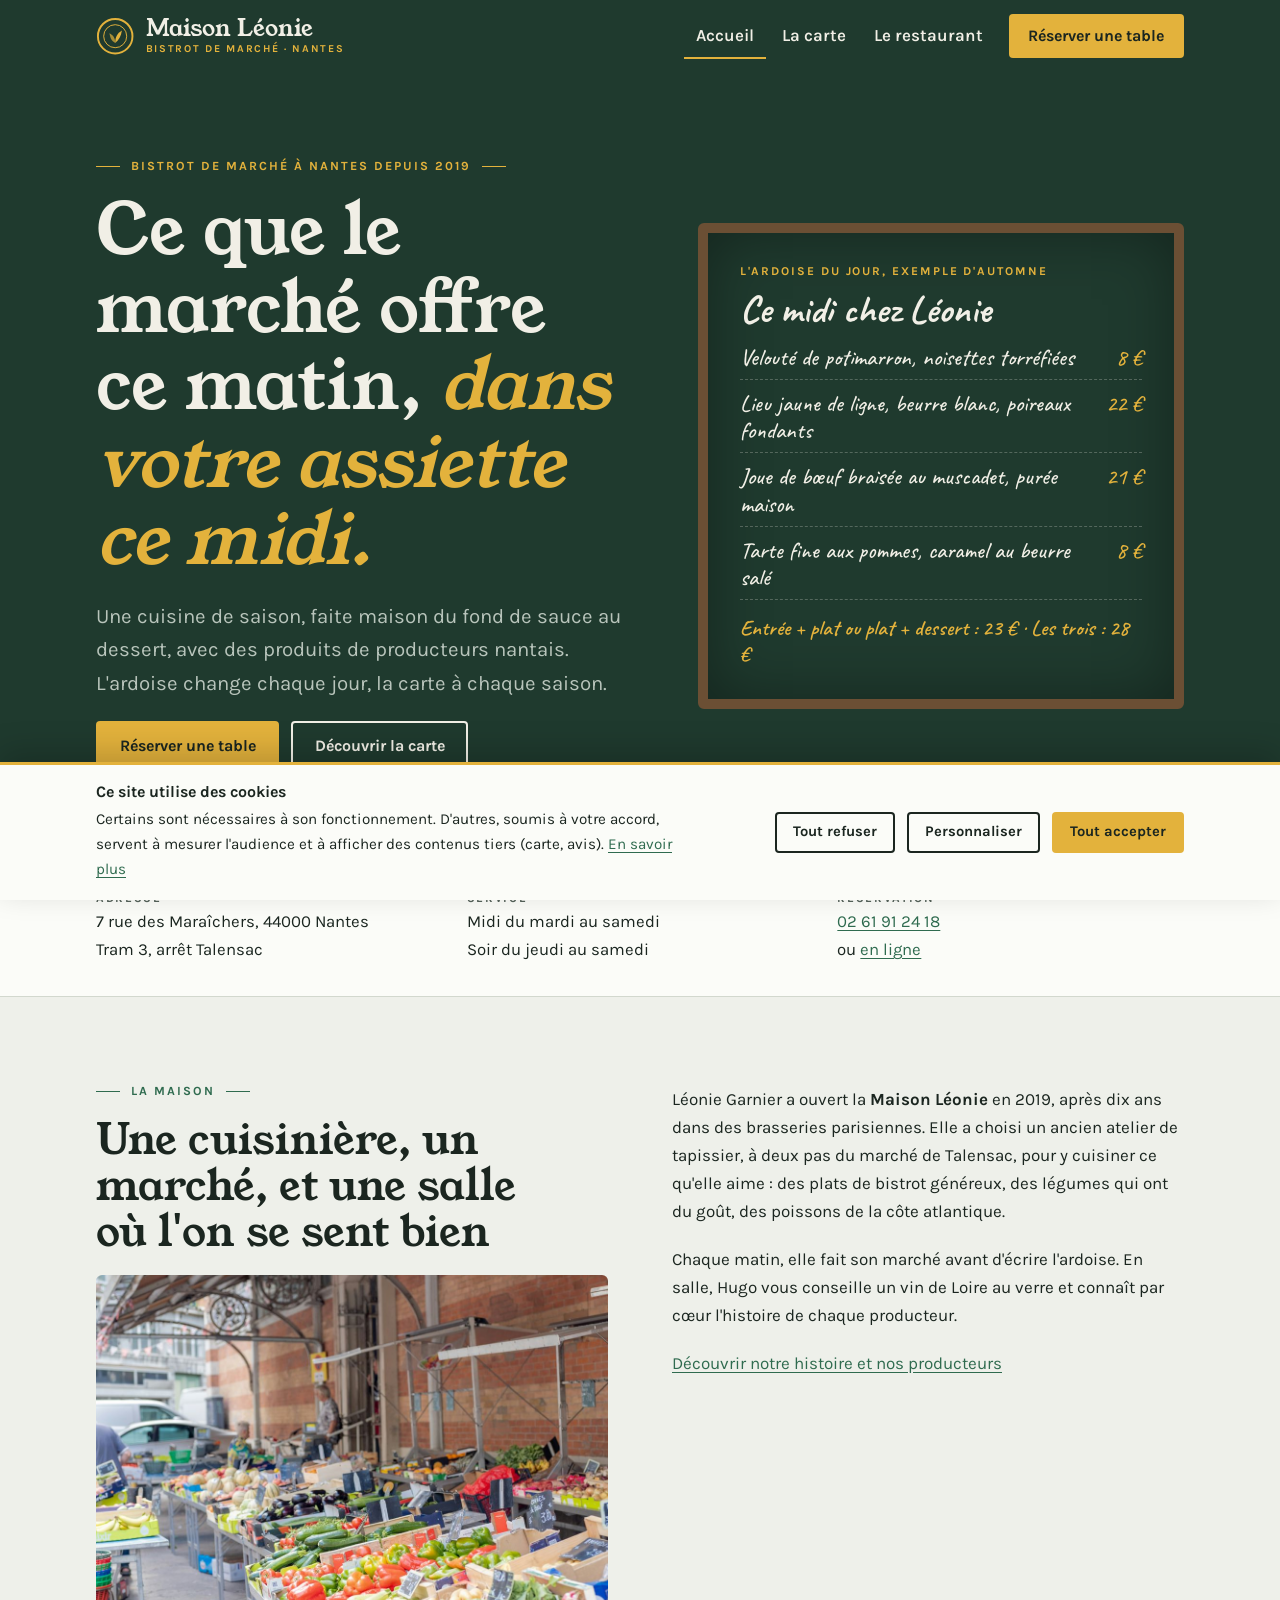
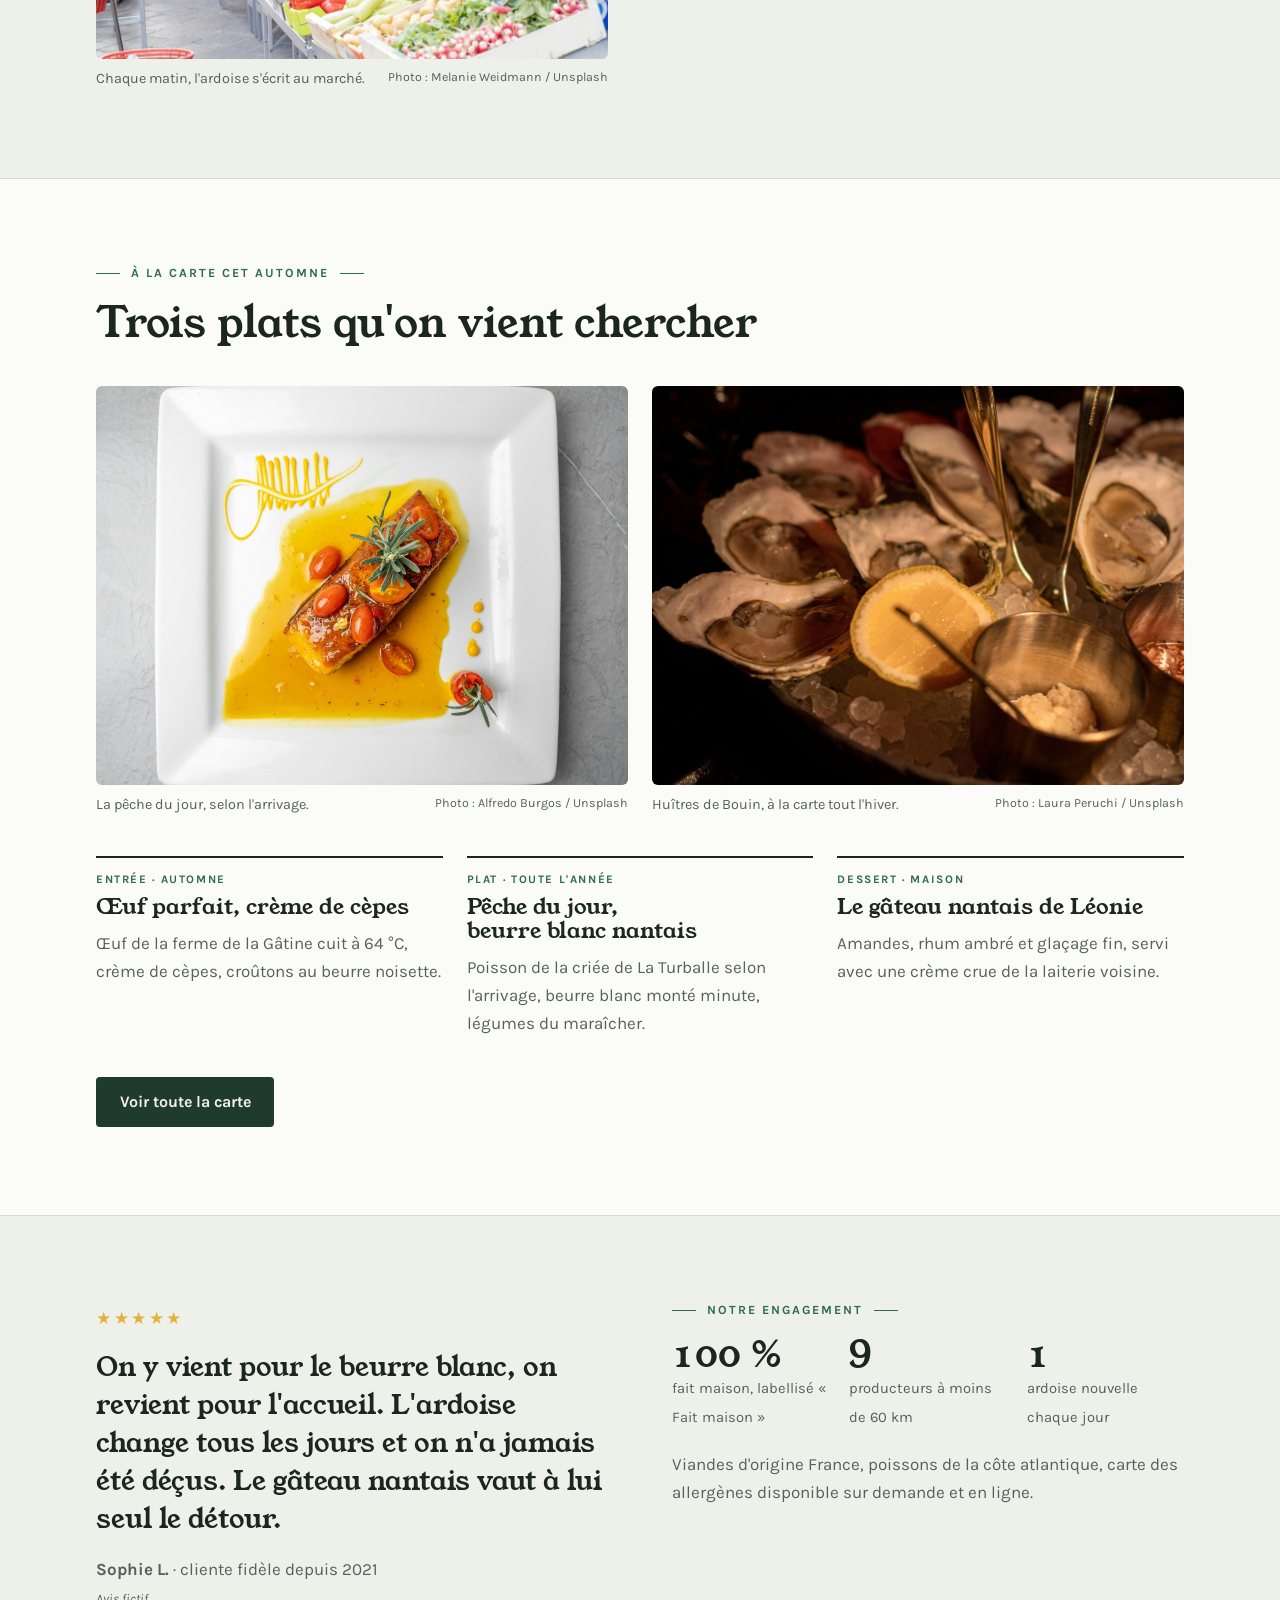
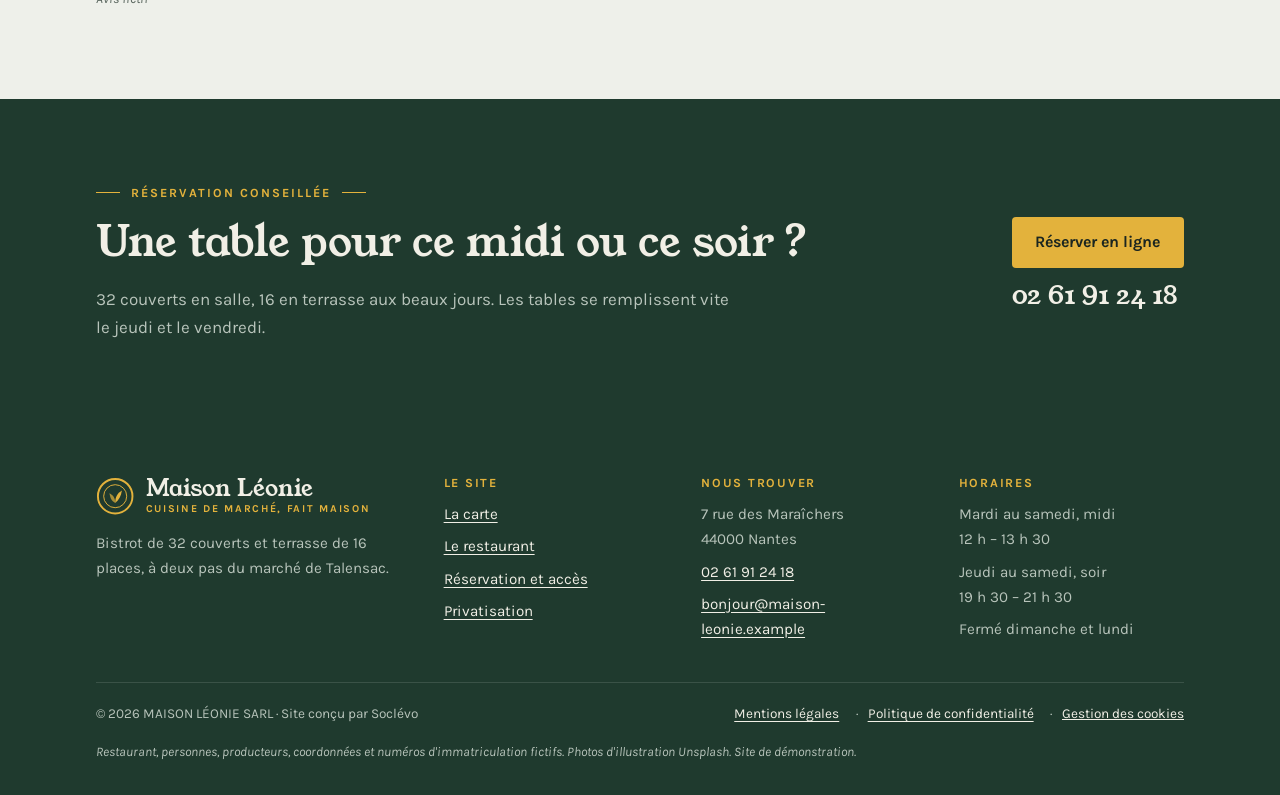
<file: index.html>
<!doctype html><html><head><meta charset=utf8><meta name=viewport content="width=device-width,initial-scale=1,viewport-fit=cover"><style>:root{color-scheme:light;box-sizing:border-box;padding-top:env(safe-area-inset-top,0px);padding-bottom:env(safe-area-inset-bottom,0px)}html{scroll-padding-top:env(safe-area-inset-top,0px)}body{margin:0;padding:0;font:14px -apple-system,BlinkMacSystemFont,sans-serif;background:#fff;color:#000}img{max-width:100%}[hidden]:not([hidden=until-found i]){display:none!important}</style></head><body>
<!doctype html>
<html lang="fr">
<head>
<meta charset="utf-8">
<meta name="viewport" content="width=device-width, initial-scale=1, viewport-fit=cover">
<title>Maison Léonie | Bistrot de marché à Nantes</title>
<meta name="claude:viewport-fit-sides" content="cover">
<meta name="description" content="Bistrot de marché à Nantes, près de Talensac. Cuisine de saison faite maison, ardoise du jour, vins de Loire. Réservation en ligne.">
<link rel="canonical" href="https://www.maison-leonie.example/">
<link rel="preconnect" href="https://fonts.googleapis.com"><link rel="preconnect" href="https://fonts.gstatic.com" crossorigin><link rel="stylesheet" href="https://fonts.googleapis.com/css2?family=Young+Serif&family=Karla:ital,wght@0,400;0,500;0,600;0,700;1,400&family=Caveat:wght@500;600;700&display=swap">
<link rel="stylesheet" href="style.css">
</head>
<body>
<header class="site-header">
  <div class="wrap">
    <a class="brand" href="index.html"><svg class="brand-mark" viewBox="0 0 40 40" aria-hidden="true"><circle cx="20" cy="20" r="18" fill="none" stroke="var(--butter)" stroke-width="2"/><circle cx="20" cy="20" r="12" fill="none" stroke="var(--butter)" stroke-width="1"/><path d="M20 27c0-6 2-10 7-13-1 6-3 10-7 13z" fill="var(--butter)"/><path d="M20 27c0-5-2-8-6-10 1 5 2 8 6 10z" fill="var(--butter)" opacity=".7"/></svg><span class="brand-name">Maison Léonie<small>Bistrot de marché · Nantes</small></span></a>
    <div class="nav-desktop"><nav class="nav" aria-label="Navigation principale"><ul><li><a href="index.html" aria-current="page">Accueil</a></li><li><a href="la-carte.html">La carte</a></li><li><a href="le-restaurant.html">Le restaurant</a></li><li><a class="btn btn--butter" href="reservation.html">Réserver une table</a></li></ul></nav></div>
    <details class="menu-toggle"><summary>Menu</summary><nav class="nav" aria-label="Navigation principale"><ul><li><a href="index.html" aria-current="page">Accueil</a></li><li><a href="la-carte.html">La carte</a></li><li><a href="le-restaurant.html">Le restaurant</a></li><li><a class="btn btn--butter" href="reservation.html">Réserver une table</a></li></ul></nav></details>
  </div>
</header>
<main>
<section class="band band--slate hero">
  <div class="wrap">
    <div class="stack">
      <span class="eyebrow">Bistrot de marché à Nantes depuis 2019</span>
      <h1>Ce que le marché offre ce matin, <em>dans votre assiette ce midi.</em></h1>
      <p class="lead muted">Une cuisine de saison, faite maison du fond de sauce au dessert, avec des produits de producteurs nantais. L'ardoise change chaque jour, la carte à chaque saison.</p>
      <div class="btn-row">
        <a class="btn btn--butter" href="reservation.html">Réserver une table</a>
        <a class="btn btn--ghost" href="la-carte.html">Découvrir la carte</a>
      </div>
    </div>
    <div class="ardoise" aria-label="Ardoise du jour">
  <span class="ardoise-date">L'ardoise du jour, exemple d'automne</span>
  <h2>Ce midi chez Léonie</h2>
  <ul>
    <li><span>Velouté de potimarron, noisettes torréfiées</span><span>8 €</span></li>
    <li><span>Lieu jaune de ligne, beurre blanc, poireaux fondants</span><span>22 €</span></li>
    <li><span>Joue de bœuf braisée au muscadet, purée maison</span><span>21 €</span></li>
    <li><span>Tarte fine aux pommes, caramel au beurre salé</span><span>8 €</span></li>
  </ul>
  <p class="formule">Entrée + plat ou plat + dessert : 23 € · Les trois : 28 €</p>
</div>
  </div>
</section>
<section class="band band--surface" style="padding-block:2rem">
  <div class="wrap infos">
    <div class="info"><b>Adresse</b><span>7 rue des Maraîchers, 44000 Nantes<br>Tram 3, arrêt Talensac</span></div>
    <div class="info"><b>Service</b><span>Midi du mardi au samedi<br>Soir du jeudi au samedi</span></div>
    <div class="info"><b>Réservation</b><span><a href="tel:+33261912418">02 61 91 24 18</a><br>ou <a href="reservation.html">en ligne</a></span></div>
  </div>
</section>
<section class="band">
  <div class="wrap split">
    <div class="stack">
      <span class="eyebrow">La maison</span>
      <h2>Une cuisinière, un marché, et une salle où l'on se sent bien</h2>
      <figure class="photo"><img src="images/marche.jpg" alt="Étal de légumes de saison sous la halle d'un marché" loading="lazy" style="aspect-ratio:4 / 3"><figcaption>Chaque matin, l'ardoise s'écrit au marché.<span>Photo&nbsp;: Melanie Weidmann / Unsplash</span></figcaption></figure>
    </div>
    <div class="stack">
      <p>Léonie Garnier a ouvert la <strong>Maison Léonie</strong> en 2019, après dix ans dans des brasseries parisiennes. Elle a choisi un ancien atelier de tapissier, à deux pas du marché de Talensac, pour y cuisiner ce qu'elle aime&nbsp;: des plats de bistrot généreux, des légumes qui ont du goût, des poissons de la côte atlantique.</p>
      <p>Chaque matin, elle fait son marché avant d'écrire l'ardoise. En salle, Hugo vous conseille un vin de Loire au verre et connaît par cœur l'histoire de chaque producteur.</p>
      <p><a href="le-restaurant.html">Découvrir notre histoire et nos producteurs</a></p>
    </div>
  </div>
</section>
<section class="band band--surface">
  <div class="wrap stack" style="gap:2.5rem">
    <div class="stack">
      <span class="eyebrow">À la carte cet automne</span>
      <h2>Trois plats qu'on vient chercher</h2>
    </div>
    <div class="photo-pair">
      <figure class="photo"><img src="images/poisson.jpg" alt="Pavé de poisson nappé de sauce, tomates cerises et romarin, dans une assiette blanche" loading="lazy" style="aspect-ratio:4 / 3"><figcaption>La pêche du jour, selon l'arrivage.<span>Photo&nbsp;: Alfredo Burgos / Unsplash</span></figcaption></figure>
      <figure class="photo"><img src="images/huitres.jpg" alt="Huîtres ouvertes sur un lit de glace avec un demi-citron" loading="lazy" style="aspect-ratio:4 / 3"><figcaption>Huîtres de Bouin, à la carte tout l'hiver.<span>Photo&nbsp;: Laura Peruchi / Unsplash</span></figcaption></figure>
    </div>
    <div class="grid-3">
      <article class="signature"><span class="season">Entrée · automne</span><h3>Œuf parfait, crème de cèpes</h3><p class="muted">Œuf de la ferme de la Gâtine cuit à 64 °C, crème de cèpes, croûtons au beurre noisette.</p></article>
      <article class="signature"><span class="season">Plat · toute l'année</span><h3>Pêche du jour, beurre blanc nantais</h3><p class="muted">Poisson de la criée de La Turballe selon l'arrivage, beurre blanc monté minute, légumes du maraîcher.</p></article>
      <article class="signature"><span class="season">Dessert · maison</span><h3>Le gâteau nantais de Léonie</h3><p class="muted">Amandes, rhum ambré et glaçage fin, servi avec une crème crue de la laiterie voisine.</p></article>
    </div>
    <p><a class="btn btn--ink" href="la-carte.html">Voir toute la carte</a></p>
  </div>
</section>
<section class="band">
  <div class="wrap split">
    <figure class="quote">
      <span class="stars" aria-label="5 étoiles sur 5">★★★★★</span>
      <blockquote>On y vient pour le beurre blanc, on revient pour l'accueil. L'ardoise change tous les jours et on n'a jamais été déçus. Le gâteau nantais vaut à lui seul le détour.</blockquote>
      <figcaption><strong>Sophie L.</strong> · cliente fidèle depuis 2021<br><span class="note-fictif">Avis fictif</span></figcaption>
    </figure>
    <div class="stack">
      <span class="eyebrow">Notre engagement</span>
      <div class="figures">
        <div class="figure"><b>100 %</b><span>fait maison, labellisé « Fait maison »</span></div>
        <div class="figure"><b>9</b><span>producteurs à moins de 60 km</span></div>
        <div class="figure"><b>1</b><span>ardoise nouvelle chaque jour</span></div>
      </div>
      <p class="muted">Viandes d'origine France, poissons de la côte atlantique, carte des allergènes disponible sur demande et en ligne.</p>
    </div>
  </div>
</section>
<section class="band band--slate">
  <div class="wrap cta">
    <div class="stack">
      <span class="eyebrow">Réservation conseillée</span>
      <h2>Une table pour ce midi ou ce soir&nbsp;?</h2>
      <p class="muted">32 couverts en salle, 16 en terrasse aux beaux jours. Les tables se remplissent vite le jeudi et le vendredi.</p>
    </div>
    <div class="stack" style="gap:.75rem">
      <a class="btn btn--butter" href="reservation.html">Réserver en ligne</a>
      <a class="phone" href="tel:+33261912418">02 61 91 24 18</a>
    </div>
  </div>
</section>
</main>
<footer class="site-footer">
  <div class="wrap">
    <div class="cols">
      <div class="stack" style="gap:1rem">
        <a class="brand" href="index.html"><svg class="brand-mark" viewBox="0 0 40 40" aria-hidden="true"><circle cx="20" cy="20" r="18" fill="none" stroke="var(--butter)" stroke-width="2"/><circle cx="20" cy="20" r="12" fill="none" stroke="var(--butter)" stroke-width="1"/><path d="M20 27c0-6 2-10 7-13-1 6-3 10-7 13z" fill="var(--butter)"/><path d="M20 27c0-5-2-8-6-10 1 5 2 8 6 10z" fill="var(--butter)" opacity=".7"/></svg><span class="brand-name">Maison Léonie<small>Cuisine de marché, fait maison</small></span></a>
        <p>Bistrot de 32 couverts et terrasse de 16 places, à deux pas du marché de Talensac.</p>
      </div>
      <div>
        <h4>Le site</h4>
        <ul><li><a href="la-carte.html">La carte</a></li><li><a href="le-restaurant.html">Le restaurant</a></li><li><a href="reservation.html">Réservation et accès</a></li><li><a href="le-restaurant.html#privatisation">Privatisation</a></li></ul>
      </div>
      <div>
        <h4>Nous trouver</h4>
        <ul><li>7 rue des Maraîchers<br>44000 Nantes</li><li><a href="tel:+33261912418">02 61 91 24 18</a></li><li><a href="mailto:bonjour@maison-leonie.example">bonjour@maison-leonie.example</a></li></ul>
      </div>
      <div>
        <h4>Horaires</h4>
        <ul><li>Mardi au samedi, midi<br>12 h – 13 h 30</li><li>Jeudi au samedi, soir<br>19 h 30 – 21 h 30</li><li>Fermé dimanche et lundi</li></ul>
      </div>
    </div>
    <div class="bottom">
      <span>© 2026 MAISON LÉONIE SARL · Site conçu par Soclévo</span>
      <ul class="legal-links"><li><a href="mentions-legales.html">Mentions légales</a></li><li><a href="confidentialite.html">Politique de confidentialité</a></li><li><button type="button" class="cookie-link" data-cookies="open">Gestion des cookies</button></li></ul>
    </div>
    <p class="note-fictif" style="margin-top:1rem;max-width:none">Restaurant, personnes, producteurs, coordonnées et numéros d'immatriculation fictifs. Photos d'illustration Unsplash. Site de démonstration.</p>
  </div>
</footer>
<div class="cookies" id="cookie-banner" hidden role="dialog" aria-labelledby="cookie-banner-title">
  <div class="wrap">
    <div>
      <h2 class="cookie-title" id="cookie-banner-title">Ce site utilise des cookies</h2>
      <p>Certains sont nécessaires à son fonctionnement. D'autres, soumis à votre accord, servent à mesurer l'audience et à afficher des contenus tiers (carte, avis). <a href="confidentialite.html#cookies">En savoir plus</a></p>
      <div class="cookie-prefs" id="cookie-prefs" hidden>
        <label><input type="checkbox" checked disabled> Cookies nécessaires (toujours actifs)</label>
        <label><input type="checkbox" id="pref-audience"> Mesure d'audience</label>
        <label><input type="checkbox" id="pref-tiers"> Contenus tiers (carte, avis)</label>
        <div><button type="button" class="btn btn--butter" data-cookies="save">Enregistrer mes choix</button></div>
      </div>
    </div>
    <div class="btn-row">
      <button type="button" class="btn btn--ghost" data-cookies="refuse">Tout refuser</button>
      <button type="button" class="btn btn--ghost" data-cookies="custom">Personnaliser</button>
      <button type="button" class="btn btn--butter" data-cookies="accept">Tout accepter</button>
    </div>
  </div>
</div>
<script src="site.js"></script>
</body>
</html>

</body></html>
</file>
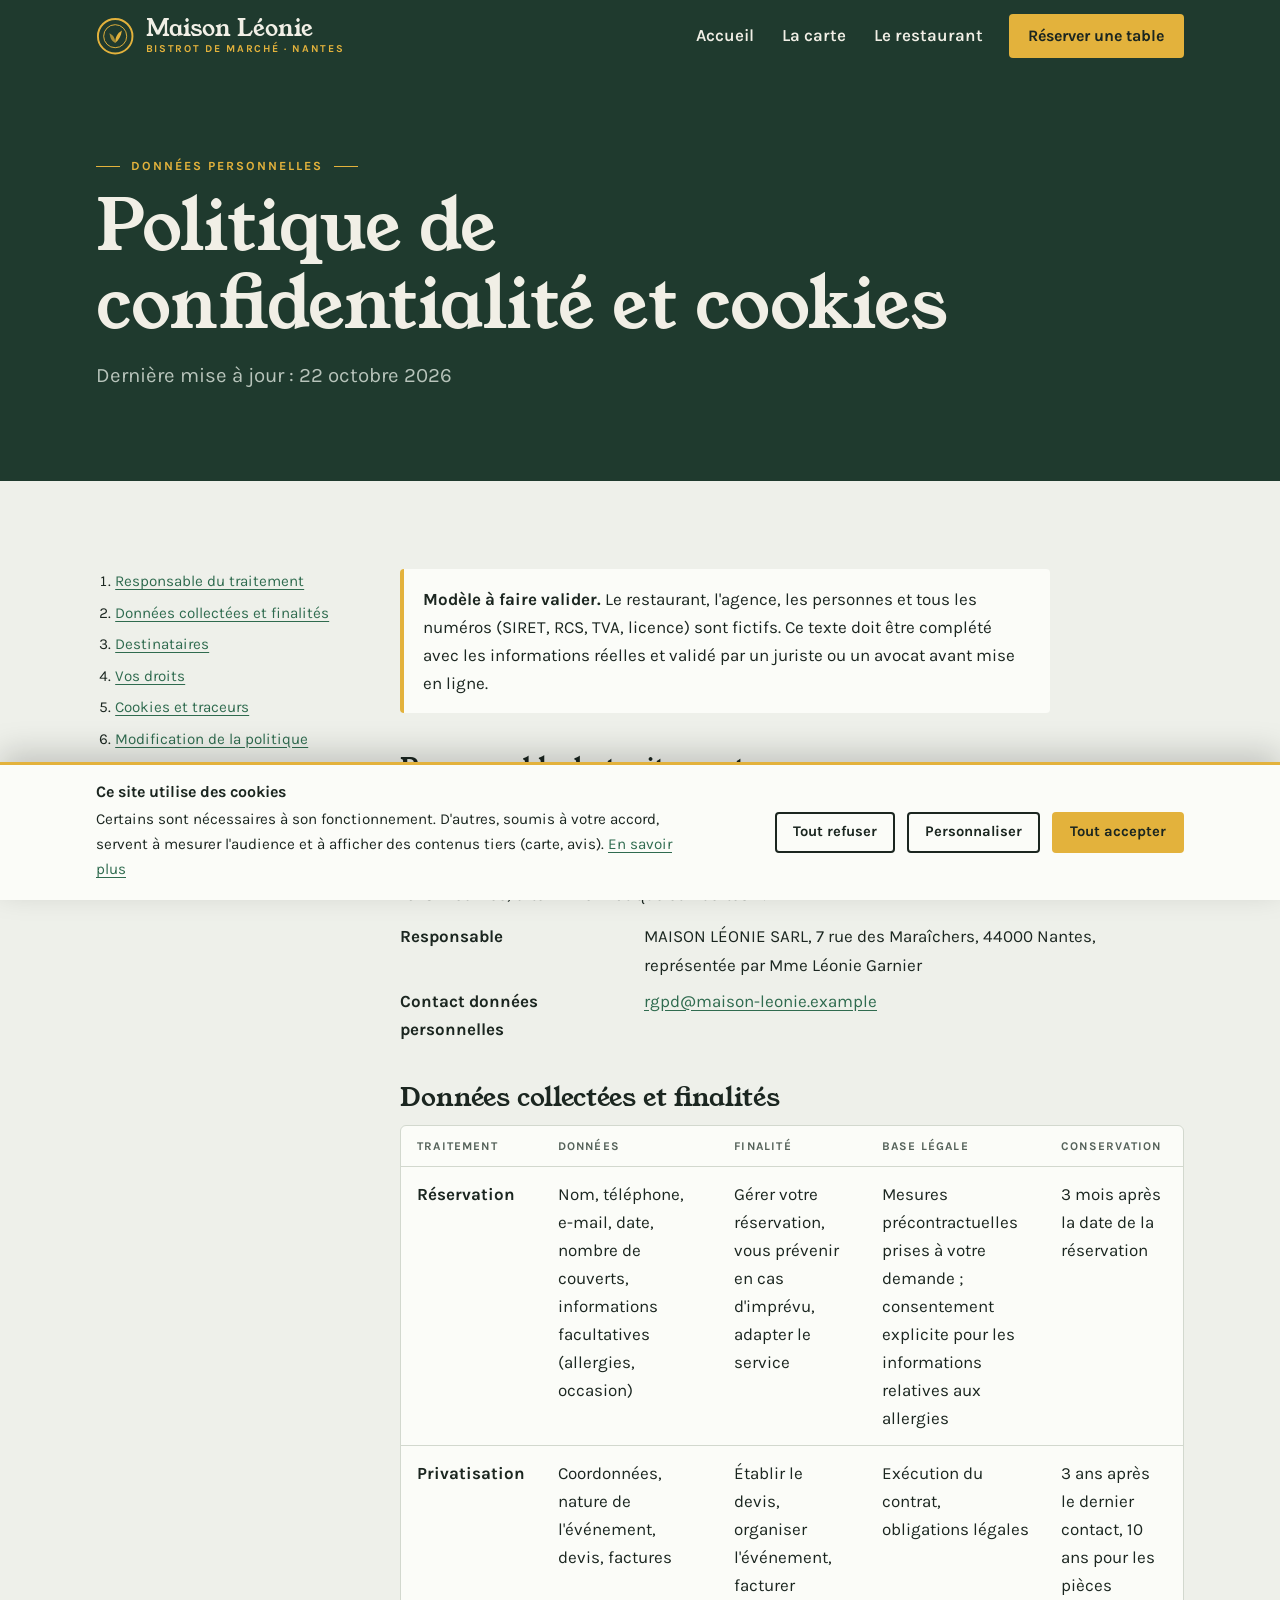
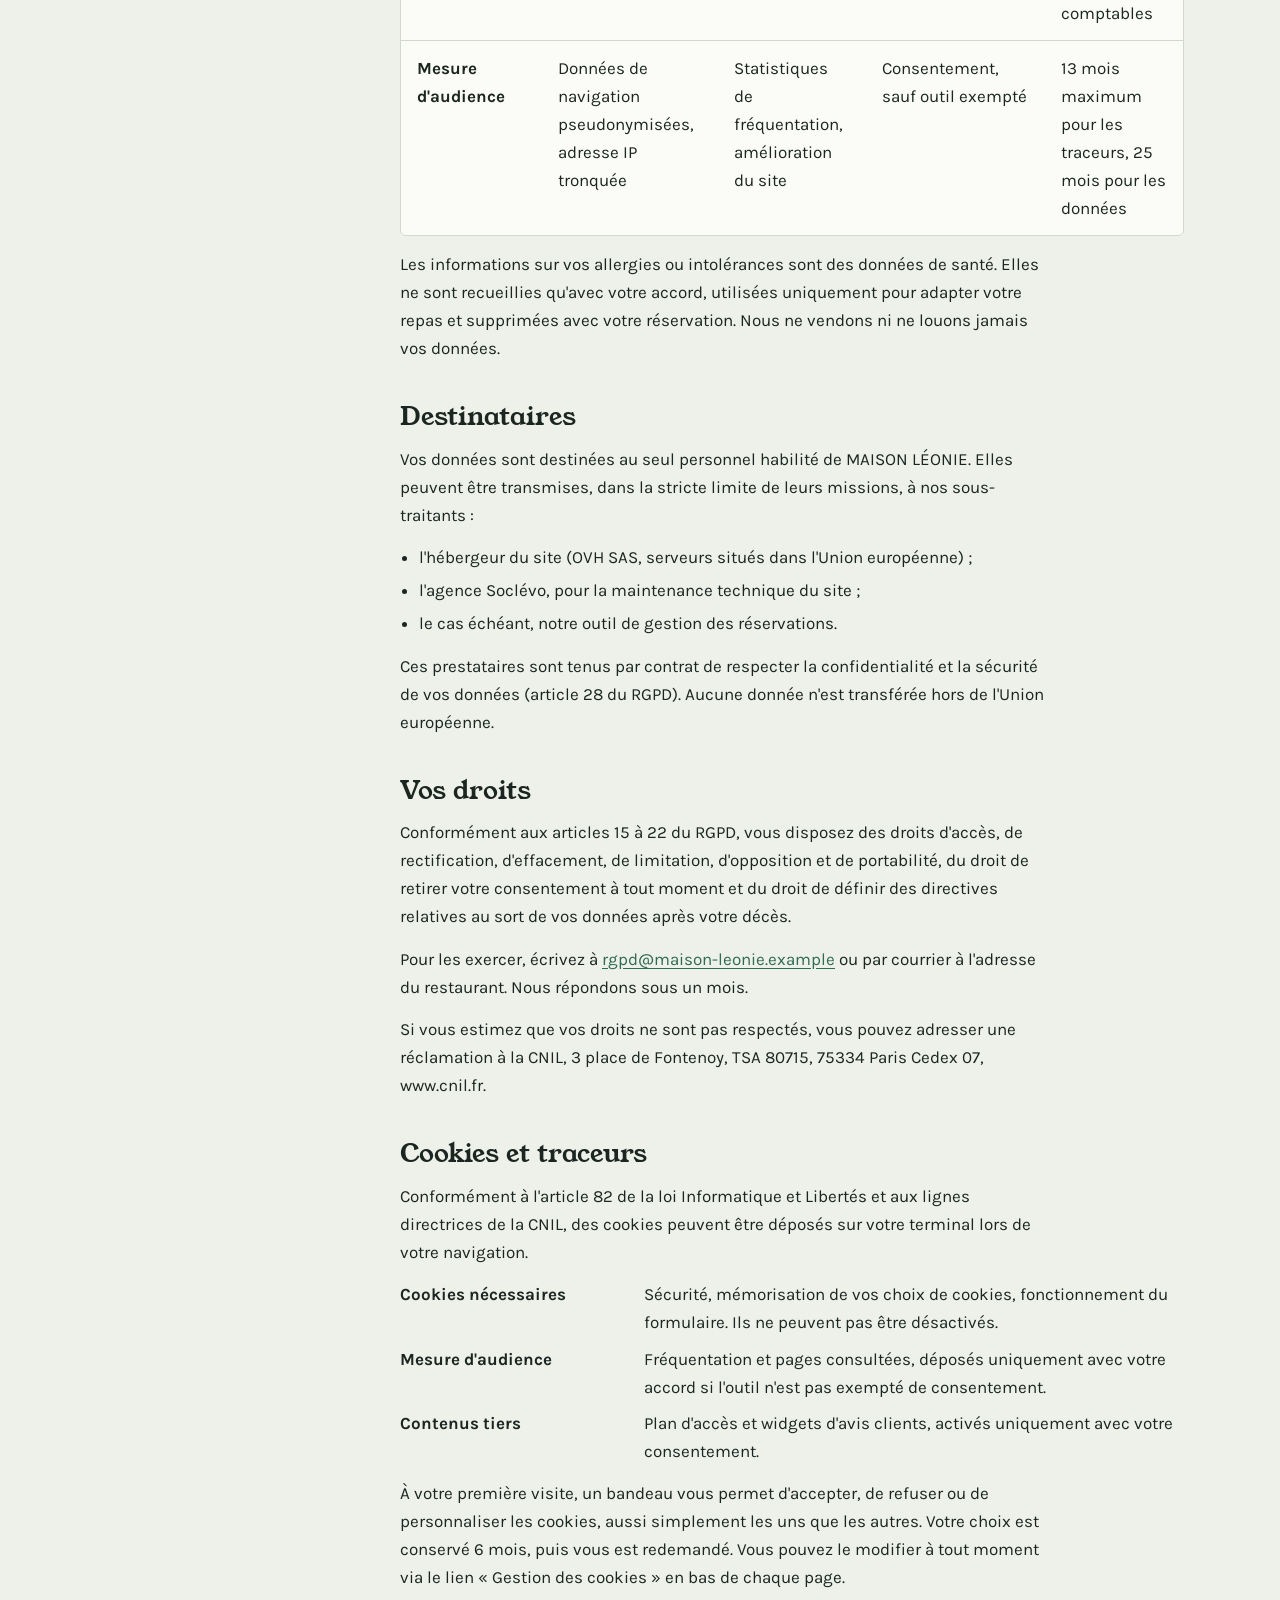
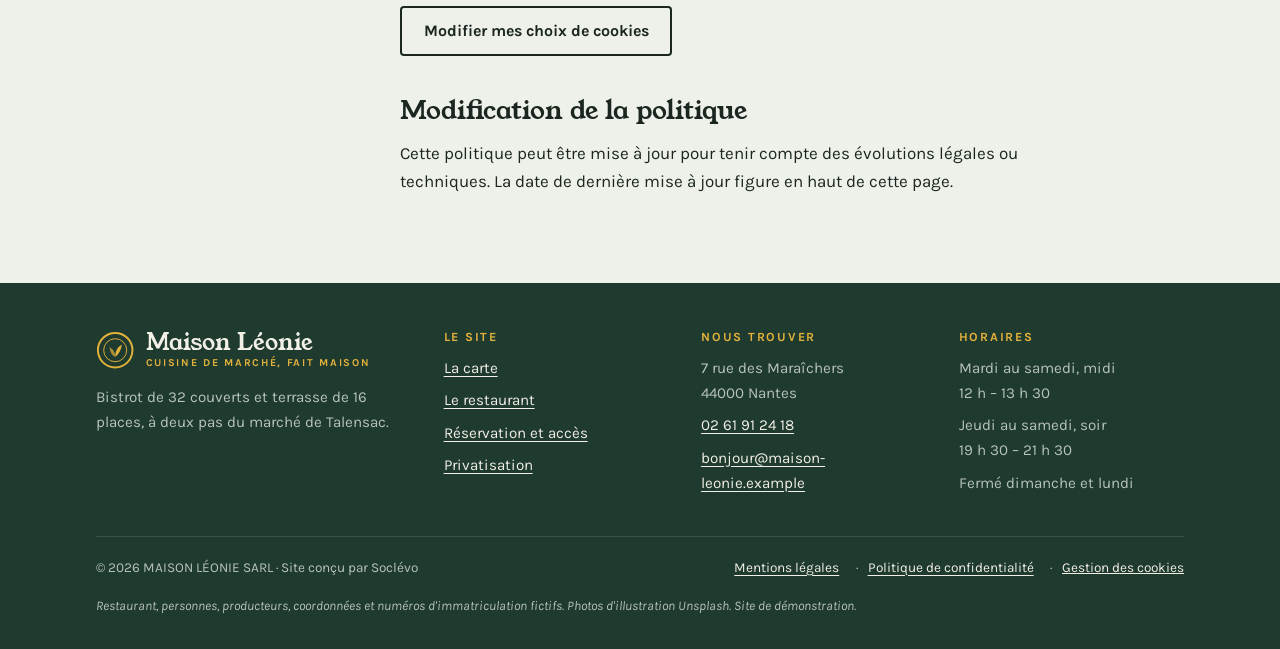
<file: confidentialite.html>
<!doctype html>
<html lang="fr">
<head>
<meta charset="utf-8">
<meta name="viewport" content="width=device-width, initial-scale=1, viewport-fit=cover">
<title>Confidentialité | Maison Léonie</title>
<meta name="claude:viewport-fit-sides" content="cover">
<meta name="description" content="Politique de confidentialité et de cookies du site de la Maison Léonie, bistrot à Nantes.">
<link rel="canonical" href="https://www.maison-leonie.example/confidentialite.html">
<link rel="preconnect" href="https://fonts.googleapis.com"><link rel="preconnect" href="https://fonts.gstatic.com" crossorigin><link rel="stylesheet" href="https://fonts.googleapis.com/css2?family=Young+Serif&family=Karla:ital,wght@0,400;0,500;0,600;0,700;1,400&family=Caveat:wght@500;600;700&display=swap">
<link rel="stylesheet" href="style.css">
</head>
<body>
<header class="site-header">
  <div class="wrap">
    <a class="brand" href="index.html"><svg class="brand-mark" viewBox="0 0 40 40" aria-hidden="true"><circle cx="20" cy="20" r="18" fill="none" stroke="var(--butter)" stroke-width="2"/><circle cx="20" cy="20" r="12" fill="none" stroke="var(--butter)" stroke-width="1"/><path d="M20 27c0-6 2-10 7-13-1 6-3 10-7 13z" fill="var(--butter)"/><path d="M20 27c0-5-2-8-6-10 1 5 2 8 6 10z" fill="var(--butter)" opacity=".7"/></svg><span class="brand-name">Maison Léonie<small>Bistrot de marché · Nantes</small></span></a>
    <div class="nav-desktop"><nav class="nav" aria-label="Navigation principale"><ul><li><a href="index.html">Accueil</a></li><li><a href="la-carte.html">La carte</a></li><li><a href="le-restaurant.html">Le restaurant</a></li><li><a class="btn btn--butter" href="reservation.html">Réserver une table</a></li></ul></nav></div>
    <details class="menu-toggle"><summary>Menu</summary><nav class="nav" aria-label="Navigation principale"><ul><li><a href="index.html">Accueil</a></li><li><a href="la-carte.html">La carte</a></li><li><a href="le-restaurant.html">Le restaurant</a></li><li><a class="btn btn--butter" href="reservation.html">Réserver une table</a></li></ul></nav></details>
  </div>
</header>
<main>
<section class="band band--slate page-hero">
  <div class="wrap">
    <span class="eyebrow">Données personnelles</span>
    <h1>Politique de confidentialité et cookies</h1>
    <p class="lead muted">Dernière mise à jour : 22 octobre 2026</p>
  </div>
</section>
<section class="band">
  <div class="wrap legal">
    <nav aria-label="Sommaire"><ol><li><a href="#responsable">Responsable du traitement</a></li><li><a href="#donnees">Données collectées et finalités</a></li><li><a href="#destinataires">Destinataires</a></li><li><a href="#droits">Vos droits</a></li><li><a href="#cookies">Cookies et traceurs</a></li><li><a href="#modification">Modification de la politique</a></li></ol></nav>
    <div class="legal-body">
      <p class="alert"><strong>Modèle à faire valider.</strong> Le restaurant, l'agence, les personnes et tous les numéros (SIRET, RCS, TVA, licence) sont fictifs. Ce texte doit être complété avec les informations réelles et validé par un juriste ou un avocat avant mise en ligne.</p>
      <section id="responsable"><h2>Responsable du traitement</h2><p>MAISON LÉONIE accorde une grande importance à la protection de vos données personnelles. Cette politique explique comment elles sont collectées et utilisées, conformément au Règlement (UE) 2016/679 (RGPD) et à la loi n° 78-17 du 6 janvier 1978 modifiée, dite « Informatique et Libertés ».</p>
<dl><dt>Responsable</dt><dd>MAISON LÉONIE SARL, 7 rue des Maraîchers, 44000 Nantes, représentée par Mme Léonie Garnier</dd><dt>Contact données personnelles</dt><dd><a href="mailto:rgpd@maison-leonie.example">rgpd@maison-leonie.example</a></dd></dl></section>
<section id="donnees"><h2>Données collectées et finalités</h2><div class="table-wrap"><table>
<thead><tr><th scope="col">Traitement</th><th scope="col">Données</th><th scope="col">Finalité</th><th scope="col">Base légale</th><th scope="col">Conservation</th></tr></thead>
<tbody>
<tr><td><strong>Réservation</strong></td><td>Nom, téléphone, e-mail, date, nombre de couverts, informations facultatives (allergies, occasion)</td><td>Gérer votre réservation, vous prévenir en cas d'imprévu, adapter le service</td><td>Mesures précontractuelles prises à votre demande&nbsp;; consentement explicite pour les informations relatives aux allergies</td><td>3 mois après la date de la réservation</td></tr>
<tr><td><strong>Privatisation</strong></td><td>Coordonnées, nature de l'événement, devis, factures</td><td>Établir le devis, organiser l'événement, facturer</td><td>Exécution du contrat, obligations légales</td><td>3 ans après le dernier contact, 10 ans pour les pièces comptables</td></tr>
<tr><td><strong>Mesure d'audience</strong></td><td>Données de navigation pseudonymisées, adresse IP tronquée</td><td>Statistiques de fréquentation, amélioration du site</td><td>Consentement, sauf outil exempté</td><td>13 mois maximum pour les traceurs, 25 mois pour les données</td></tr>
</tbody></table></div>
<p>Les informations sur vos allergies ou intolérances sont des données de santé. Elles ne sont recueillies qu'avec votre accord, utilisées uniquement pour adapter votre repas et supprimées avec votre réservation. Nous ne vendons ni ne louons jamais vos données.</p></section>
<section id="destinataires"><h2>Destinataires</h2><p>Vos données sont destinées au seul personnel habilité de MAISON LÉONIE. Elles peuvent être transmises, dans la stricte limite de leurs missions, à nos sous-traitants&nbsp;:</p>
<ul><li>l'hébergeur du site (OVH SAS, serveurs situés dans l'Union européenne)&nbsp;;</li><li>l'agence Soclévo, pour la maintenance technique du site&nbsp;;</li><li>le cas échéant, notre outil de gestion des réservations.</li></ul>
<p>Ces prestataires sont tenus par contrat de respecter la confidentialité et la sécurité de vos données (article 28 du RGPD). Aucune donnée n'est transférée hors de l'Union européenne.</p></section>
<section id="droits"><h2>Vos droits</h2><p>Conformément aux articles 15 à 22 du RGPD, vous disposez des droits d'accès, de rectification, d'effacement, de limitation, d'opposition et de portabilité, du droit de retirer votre consentement à tout moment et du droit de définir des directives relatives au sort de vos données après votre décès.</p>
<p>Pour les exercer, écrivez à <a href="mailto:rgpd@maison-leonie.example">rgpd@maison-leonie.example</a> ou par courrier à l'adresse du restaurant. Nous répondons sous un mois.</p>
<p>Si vous estimez que vos droits ne sont pas respectés, vous pouvez adresser une réclamation à la CNIL, 3 place de Fontenoy, TSA 80715, 75334 Paris Cedex 07, www.cnil.fr.</p></section>
<section id="cookies"><h2>Cookies et traceurs</h2><p>Conformément à l'article 82 de la loi Informatique et Libertés et aux lignes directrices de la CNIL, des cookies peuvent être déposés sur votre terminal lors de votre navigation.</p>
<dl><dt>Cookies nécessaires</dt><dd>Sécurité, mémorisation de vos choix de cookies, fonctionnement du formulaire. Ils ne peuvent pas être désactivés.</dd>
<dt>Mesure d'audience</dt><dd>Fréquentation et pages consultées, déposés uniquement avec votre accord si l'outil n'est pas exempté de consentement.</dd>
<dt>Contenus tiers</dt><dd>Plan d'accès et widgets d'avis clients, activés uniquement avec votre consentement.</dd></dl>
<p>À votre première visite, un bandeau vous permet d'accepter, de refuser ou de personnaliser les cookies, aussi simplement les uns que les autres. Votre choix est conservé 6 mois, puis vous est redemandé. Vous pouvez le modifier à tout moment via le lien « Gestion des cookies » en bas de chaque page.</p>
<p><button type="button" class="btn btn--ghost" data-cookies="open">Modifier mes choix de cookies</button></p></section>
<section id="modification"><h2>Modification de la politique</h2><p>Cette politique peut être mise à jour pour tenir compte des évolutions légales ou techniques. La date de dernière mise à jour figure en haut de cette page.</p></section>
    </div>
  </div>
</section>
</main>
<footer class="site-footer">
  <div class="wrap">
    <div class="cols">
      <div class="stack" style="gap:1rem">
        <a class="brand" href="index.html"><svg class="brand-mark" viewBox="0 0 40 40" aria-hidden="true"><circle cx="20" cy="20" r="18" fill="none" stroke="var(--butter)" stroke-width="2"/><circle cx="20" cy="20" r="12" fill="none" stroke="var(--butter)" stroke-width="1"/><path d="M20 27c0-6 2-10 7-13-1 6-3 10-7 13z" fill="var(--butter)"/><path d="M20 27c0-5-2-8-6-10 1 5 2 8 6 10z" fill="var(--butter)" opacity=".7"/></svg><span class="brand-name">Maison Léonie<small>Cuisine de marché, fait maison</small></span></a>
        <p>Bistrot de 32 couverts et terrasse de 16 places, à deux pas du marché de Talensac.</p>
      </div>
      <div>
        <h4>Le site</h4>
        <ul><li><a href="la-carte.html">La carte</a></li><li><a href="le-restaurant.html">Le restaurant</a></li><li><a href="reservation.html">Réservation et accès</a></li><li><a href="le-restaurant.html#privatisation">Privatisation</a></li></ul>
      </div>
      <div>
        <h4>Nous trouver</h4>
        <ul><li>7 rue des Maraîchers<br>44000 Nantes</li><li><a href="tel:+33261912418">02 61 91 24 18</a></li><li><a href="mailto:bonjour@maison-leonie.example">bonjour@maison-leonie.example</a></li></ul>
      </div>
      <div>
        <h4>Horaires</h4>
        <ul><li>Mardi au samedi, midi<br>12 h – 13 h 30</li><li>Jeudi au samedi, soir<br>19 h 30 – 21 h 30</li><li>Fermé dimanche et lundi</li></ul>
      </div>
    </div>
    <div class="bottom">
      <span>© 2026 MAISON LÉONIE SARL · Site conçu par Soclévo</span>
      <ul class="legal-links"><li><a href="mentions-legales.html">Mentions légales</a></li><li><a href="confidentialite.html">Politique de confidentialité</a></li><li><button type="button" class="cookie-link" data-cookies="open">Gestion des cookies</button></li></ul>
    </div>
    <p class="note-fictif" style="margin-top:1rem;max-width:none">Restaurant, personnes, producteurs, coordonnées et numéros d'immatriculation fictifs. Photos d'illustration Unsplash. Site de démonstration.</p>
  </div>
</footer>
<div class="cookies" id="cookie-banner" hidden role="dialog" aria-labelledby="cookie-banner-title">
  <div class="wrap">
    <div>
      <h2 class="cookie-title" id="cookie-banner-title">Ce site utilise des cookies</h2>
      <p>Certains sont nécessaires à son fonctionnement. D'autres, soumis à votre accord, servent à mesurer l'audience et à afficher des contenus tiers (carte, avis). <a href="confidentialite.html#cookies">En savoir plus</a></p>
      <div class="cookie-prefs" id="cookie-prefs" hidden>
        <label><input type="checkbox" checked disabled> Cookies nécessaires (toujours actifs)</label>
        <label><input type="checkbox" id="pref-audience"> Mesure d'audience</label>
        <label><input type="checkbox" id="pref-tiers"> Contenus tiers (carte, avis)</label>
        <div><button type="button" class="btn btn--butter" data-cookies="save">Enregistrer mes choix</button></div>
      </div>
    </div>
    <div class="btn-row">
      <button type="button" class="btn btn--ghost" data-cookies="refuse">Tout refuser</button>
      <button type="button" class="btn btn--ghost" data-cookies="custom">Personnaliser</button>
      <button type="button" class="btn btn--butter" data-cookies="accept">Tout accepter</button>
    </div>
  </div>
</div>
<script src="site.js"></script>
</body>
</html>
</file>
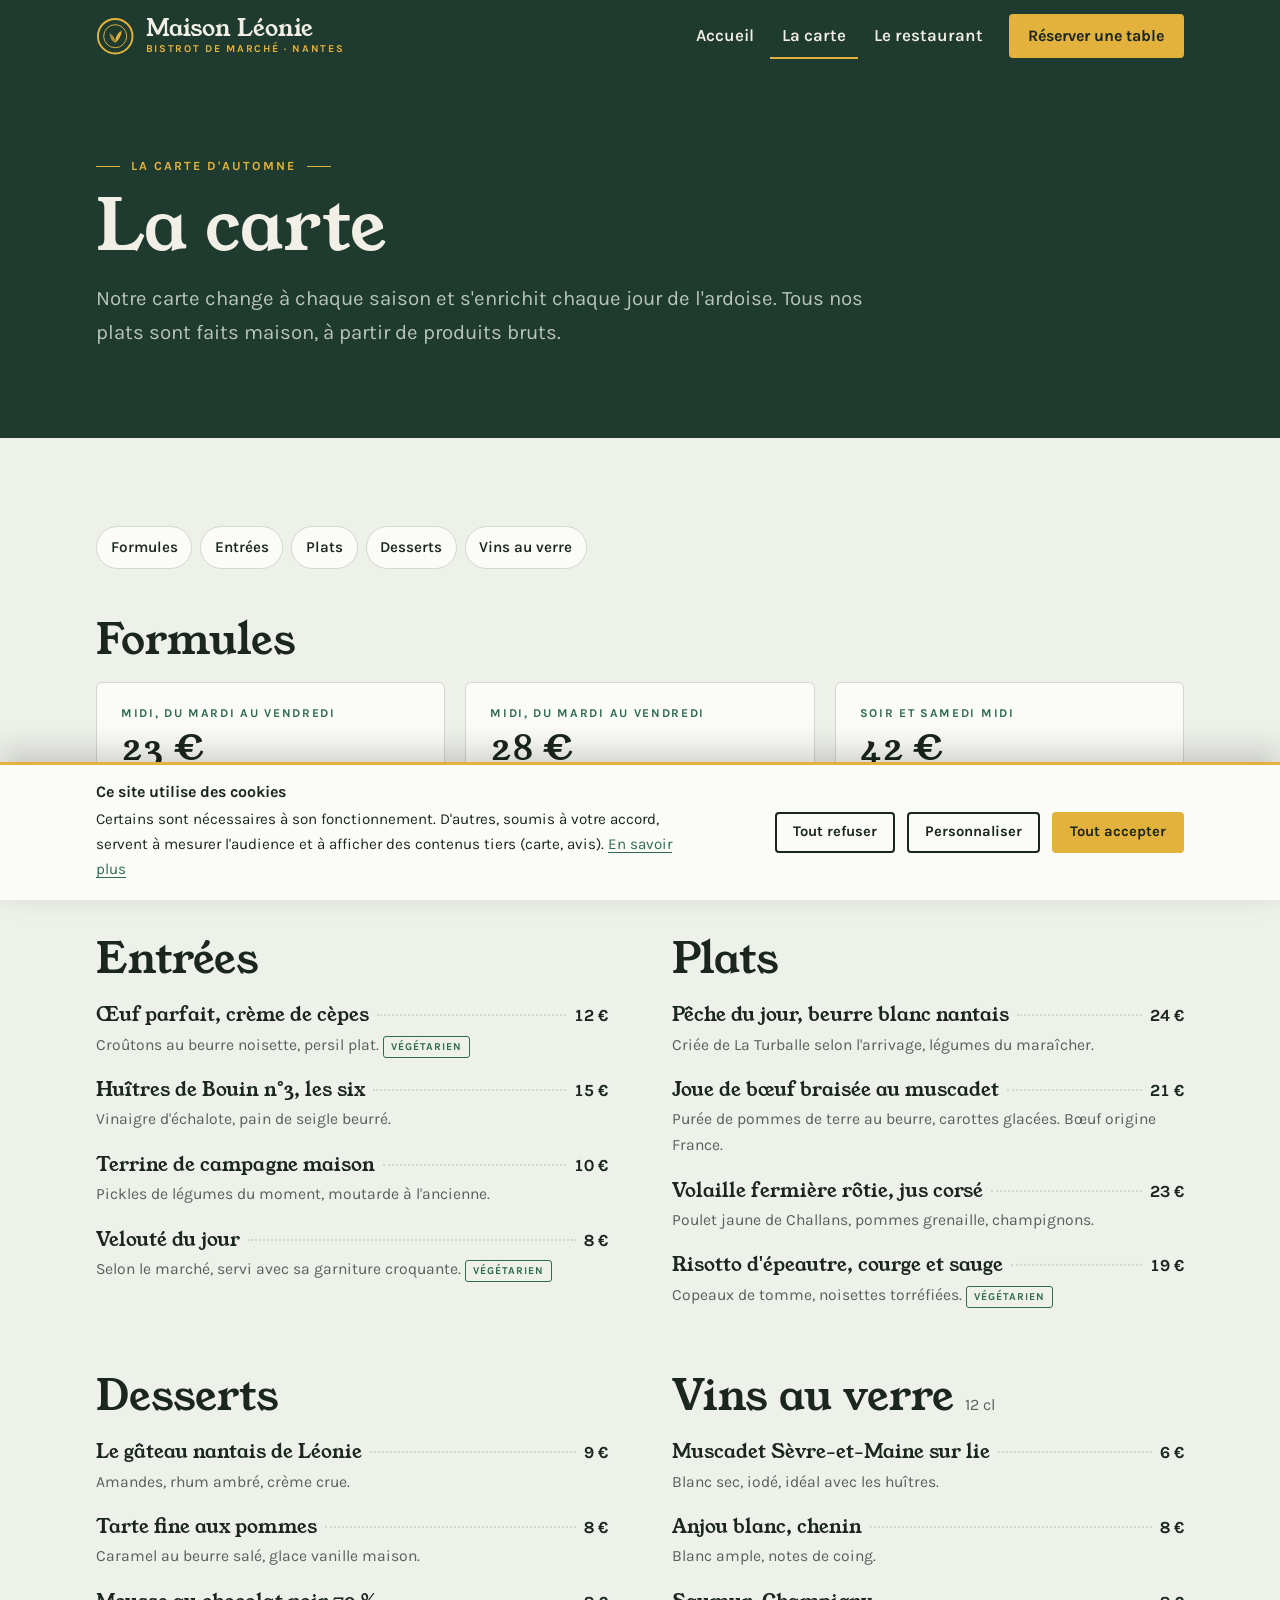
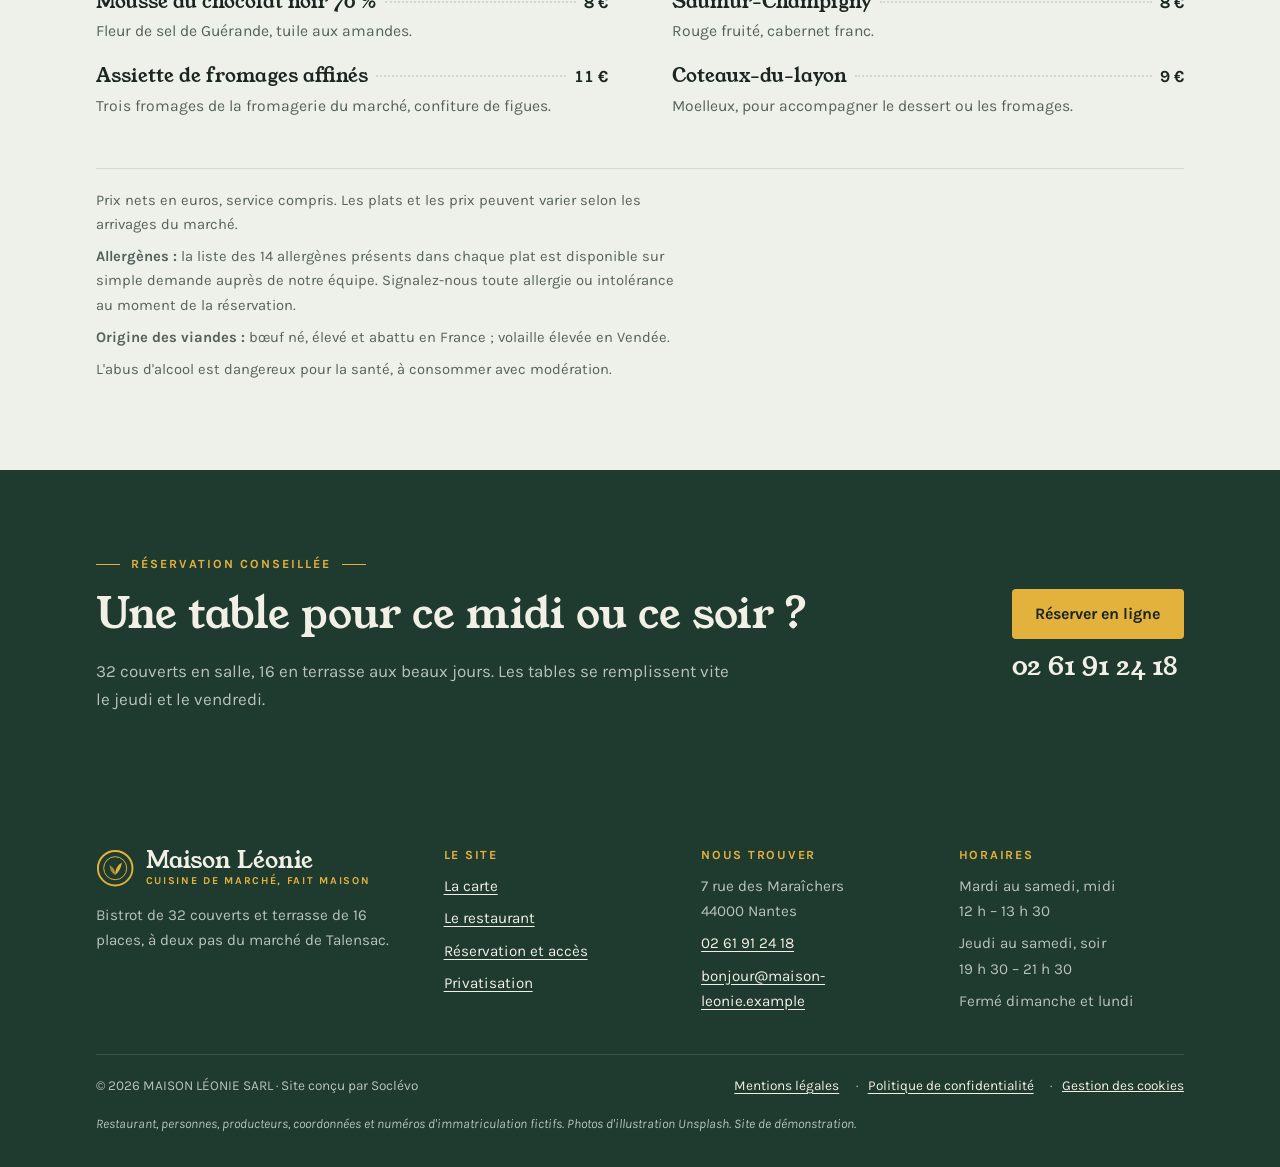
<file: la-carte.html>
<!doctype html>
<html lang="fr">
<head>
<meta charset="utf-8">
<meta name="viewport" content="width=device-width, initial-scale=1, viewport-fit=cover">
<title>La carte | Maison Léonie, bistrot à Nantes</title>
<meta name="claude:viewport-fit-sides" content="cover">
<meta name="description" content="La carte d'automne de la Maison Léonie : formules du midi dès 23 €, plats de saison faits maison, vins de Loire au verre.">
<link rel="canonical" href="https://www.maison-leonie.example/la-carte.html">
<link rel="preconnect" href="https://fonts.googleapis.com"><link rel="preconnect" href="https://fonts.gstatic.com" crossorigin><link rel="stylesheet" href="https://fonts.googleapis.com/css2?family=Young+Serif&family=Karla:ital,wght@0,400;0,500;0,600;0,700;1,400&family=Caveat:wght@500;600;700&display=swap">
<link rel="stylesheet" href="style.css">
</head>
<body>
<header class="site-header">
  <div class="wrap">
    <a class="brand" href="index.html"><svg class="brand-mark" viewBox="0 0 40 40" aria-hidden="true"><circle cx="20" cy="20" r="18" fill="none" stroke="var(--butter)" stroke-width="2"/><circle cx="20" cy="20" r="12" fill="none" stroke="var(--butter)" stroke-width="1"/><path d="M20 27c0-6 2-10 7-13-1 6-3 10-7 13z" fill="var(--butter)"/><path d="M20 27c0-5-2-8-6-10 1 5 2 8 6 10z" fill="var(--butter)" opacity=".7"/></svg><span class="brand-name">Maison Léonie<small>Bistrot de marché · Nantes</small></span></a>
    <div class="nav-desktop"><nav class="nav" aria-label="Navigation principale"><ul><li><a href="index.html">Accueil</a></li><li><a href="la-carte.html" aria-current="page">La carte</a></li><li><a href="le-restaurant.html">Le restaurant</a></li><li><a class="btn btn--butter" href="reservation.html">Réserver une table</a></li></ul></nav></div>
    <details class="menu-toggle"><summary>Menu</summary><nav class="nav" aria-label="Navigation principale"><ul><li><a href="index.html">Accueil</a></li><li><a href="la-carte.html" aria-current="page">La carte</a></li><li><a href="le-restaurant.html">Le restaurant</a></li><li><a class="btn btn--butter" href="reservation.html">Réserver une table</a></li></ul></nav></details>
  </div>
</header>
<main>
<section class="band band--slate page-hero">
  <div class="wrap">
    <span class="eyebrow">La carte d'automne</span>
    <h1>La carte</h1>
    <p class="lead muted">Notre carte change à chaque saison et s'enrichit chaque jour de l'ardoise. Tous nos plats sont faits maison, à partir de produits bruts.</p>
  </div>
</section>
<section class="band">
  <div class="wrap stack" style="gap:3rem">
    <nav class="menu-nav" aria-label="Rubriques de la carte"><a href="#formules">Formules</a><a href="#entrees">Entrées</a><a href="#plats">Plats</a><a href="#desserts">Desserts</a><a href="#vins">Vins au verre</a></nav>
    <section id="formules" class="menu-section" style="scroll-margin-top:6rem">
      <h2>Formules</h2>
      <div class="formules">
        <div class="formule-card"><span class="when">Midi, du mardi au vendredi</span><span class="price">23 €</span><p>Entrée et plat, ou plat et dessert, à choisir sur l'ardoise du jour.</p></div>
        <div class="formule-card"><span class="when">Midi, du mardi au vendredi</span><span class="price">28 €</span><p>Entrée, plat et dessert de l'ardoise du jour.</p></div>
        <div class="formule-card"><span class="when">Soir et samedi midi</span><span class="price">42 €</span><p>Menu du marché en quatre temps, au choix du chef. Accord mets et vins de Loire&nbsp;: 22 €.</p></div>
      </div>
    </section>
    <div class="menu-cols">
      <section id="entrees" class="menu-section" style="scroll-margin-top:6rem">
        <h2>Entrées</h2>
        <ul class="dishes">
          <li class="dish"><div class="dish-line"><span class="dish-name">Œuf parfait, crème de cèpes</span><span class="dish-price">12 €</span></div><p>Croûtons au beurre noisette, persil plat.  <span class="tags"><span class="tag">Végétarien</span></span></p></li>
          <li class="dish"><div class="dish-line"><span class="dish-name">Huîtres de Bouin n°3, les six</span><span class="dish-price">15 €</span></div><p>Vinaigre d'échalote, pain de seigle beurré.</p></li>
          <li class="dish"><div class="dish-line"><span class="dish-name">Terrine de campagne maison</span><span class="dish-price">10 €</span></div><p>Pickles de légumes du moment, moutarde à l'ancienne.</p></li>
          <li class="dish"><div class="dish-line"><span class="dish-name">Velouté du jour</span><span class="dish-price">8 €</span></div><p>Selon le marché, servi avec sa garniture croquante.  <span class="tags"><span class="tag">Végétarien</span></span></p></li>
        </ul>
      </section>
      <section id="plats" class="menu-section" style="scroll-margin-top:6rem">
        <h2>Plats</h2>
        <ul class="dishes">
          <li class="dish"><div class="dish-line"><span class="dish-name">Pêche du jour, beurre blanc nantais</span><span class="dish-price">24 €</span></div><p>Criée de La Turballe selon l'arrivage, légumes du maraîcher.</p></li>
          <li class="dish"><div class="dish-line"><span class="dish-name">Joue de bœuf braisée au muscadet</span><span class="dish-price">21 €</span></div><p>Purée de pommes de terre au beurre, carottes glacées. Bœuf origine France.</p></li>
          <li class="dish"><div class="dish-line"><span class="dish-name">Volaille fermière rôtie, jus corsé</span><span class="dish-price">23 €</span></div><p>Poulet jaune de Challans, pommes grenaille, champignons.</p></li>
          <li class="dish"><div class="dish-line"><span class="dish-name">Risotto d'épeautre, courge et sauge</span><span class="dish-price">19 €</span></div><p>Copeaux de tomme, noisettes torréfiées.  <span class="tags"><span class="tag">Végétarien</span></span></p></li>
        </ul>
      </section>
      <section id="desserts" class="menu-section" style="scroll-margin-top:6rem">
        <h2>Desserts</h2>
        <ul class="dishes">
          <li class="dish"><div class="dish-line"><span class="dish-name">Le gâteau nantais de Léonie</span><span class="dish-price">9 €</span></div><p>Amandes, rhum ambré, crème crue.</p></li>
          <li class="dish"><div class="dish-line"><span class="dish-name">Tarte fine aux pommes</span><span class="dish-price">8 €</span></div><p>Caramel au beurre salé, glace vanille maison.</p></li>
          <li class="dish"><div class="dish-line"><span class="dish-name">Mousse au chocolat noir 70 %</span><span class="dish-price">8 €</span></div><p>Fleur de sel de Guérande, tuile aux amandes.</p></li>
          <li class="dish"><div class="dish-line"><span class="dish-name">Assiette de fromages affinés</span><span class="dish-price">11 €</span></div><p>Trois fromages de la fromagerie du marché, confiture de figues.</p></li>
        </ul>
      </section>
      <section id="vins" class="menu-section" style="scroll-margin-top:6rem">
        <h2>Vins au verre <span class="muted" style="font-size:1rem;font-family:var(--font-body)">12 cl</span></h2>
        <ul class="dishes">
          <li class="dish"><div class="dish-line"><span class="dish-name">Muscadet Sèvre-et-Maine sur lie</span><span class="dish-price">6 €</span></div><p>Blanc sec, iodé, idéal avec les huîtres.</p></li>
          <li class="dish"><div class="dish-line"><span class="dish-name">Anjou blanc, chenin</span><span class="dish-price">8 €</span></div><p>Blanc ample, notes de coing.</p></li>
          <li class="dish"><div class="dish-line"><span class="dish-name">Saumur-Champigny</span><span class="dish-price">8 €</span></div><p>Rouge fruité, cabernet franc.</p></li>
          <li class="dish"><div class="dish-line"><span class="dish-name">Coteaux-du-layon</span><span class="dish-price">9 €</span></div><p>Moelleux, pour accompagner le dessert ou les fromages.</p></li>
        </ul>
      </section>
    </div>
    <div class="menu-notes">
      <p>Prix nets en euros, service compris. Les plats et les prix peuvent varier selon les arrivages du marché.</p>
      <p><strong>Allergènes&nbsp;:</strong> la liste des 14 allergènes présents dans chaque plat est disponible sur simple demande auprès de notre équipe. Signalez-nous toute allergie ou intolérance au moment de la réservation.</p>
      <p><strong>Origine des viandes&nbsp;:</strong> bœuf né, élevé et abattu en France&nbsp;; volaille élevée en Vendée.</p>
      <p>L'abus d'alcool est dangereux pour la santé, à consommer avec modération.</p>
    </div>
  </div>
</section>
<section class="band band--slate">
  <div class="wrap cta">
    <div class="stack">
      <span class="eyebrow">Réservation conseillée</span>
      <h2>Une table pour ce midi ou ce soir&nbsp;?</h2>
      <p class="muted">32 couverts en salle, 16 en terrasse aux beaux jours. Les tables se remplissent vite le jeudi et le vendredi.</p>
    </div>
    <div class="stack" style="gap:.75rem">
      <a class="btn btn--butter" href="reservation.html">Réserver en ligne</a>
      <a class="phone" href="tel:+33261912418">02 61 91 24 18</a>
    </div>
  </div>
</section>
</main>
<footer class="site-footer">
  <div class="wrap">
    <div class="cols">
      <div class="stack" style="gap:1rem">
        <a class="brand" href="index.html"><svg class="brand-mark" viewBox="0 0 40 40" aria-hidden="true"><circle cx="20" cy="20" r="18" fill="none" stroke="var(--butter)" stroke-width="2"/><circle cx="20" cy="20" r="12" fill="none" stroke="var(--butter)" stroke-width="1"/><path d="M20 27c0-6 2-10 7-13-1 6-3 10-7 13z" fill="var(--butter)"/><path d="M20 27c0-5-2-8-6-10 1 5 2 8 6 10z" fill="var(--butter)" opacity=".7"/></svg><span class="brand-name">Maison Léonie<small>Cuisine de marché, fait maison</small></span></a>
        <p>Bistrot de 32 couverts et terrasse de 16 places, à deux pas du marché de Talensac.</p>
      </div>
      <div>
        <h4>Le site</h4>
        <ul><li><a href="la-carte.html">La carte</a></li><li><a href="le-restaurant.html">Le restaurant</a></li><li><a href="reservation.html">Réservation et accès</a></li><li><a href="le-restaurant.html#privatisation">Privatisation</a></li></ul>
      </div>
      <div>
        <h4>Nous trouver</h4>
        <ul><li>7 rue des Maraîchers<br>44000 Nantes</li><li><a href="tel:+33261912418">02 61 91 24 18</a></li><li><a href="mailto:bonjour@maison-leonie.example">bonjour@maison-leonie.example</a></li></ul>
      </div>
      <div>
        <h4>Horaires</h4>
        <ul><li>Mardi au samedi, midi<br>12 h – 13 h 30</li><li>Jeudi au samedi, soir<br>19 h 30 – 21 h 30</li><li>Fermé dimanche et lundi</li></ul>
      </div>
    </div>
    <div class="bottom">
      <span>© 2026 MAISON LÉONIE SARL · Site conçu par Soclévo</span>
      <ul class="legal-links"><li><a href="mentions-legales.html">Mentions légales</a></li><li><a href="confidentialite.html">Politique de confidentialité</a></li><li><button type="button" class="cookie-link" data-cookies="open">Gestion des cookies</button></li></ul>
    </div>
    <p class="note-fictif" style="margin-top:1rem;max-width:none">Restaurant, personnes, producteurs, coordonnées et numéros d'immatriculation fictifs. Photos d'illustration Unsplash. Site de démonstration.</p>
  </div>
</footer>
<div class="cookies" id="cookie-banner" hidden role="dialog" aria-labelledby="cookie-banner-title">
  <div class="wrap">
    <div>
      <h2 class="cookie-title" id="cookie-banner-title">Ce site utilise des cookies</h2>
      <p>Certains sont nécessaires à son fonctionnement. D'autres, soumis à votre accord, servent à mesurer l'audience et à afficher des contenus tiers (carte, avis). <a href="confidentialite.html#cookies">En savoir plus</a></p>
      <div class="cookie-prefs" id="cookie-prefs" hidden>
        <label><input type="checkbox" checked disabled> Cookies nécessaires (toujours actifs)</label>
        <label><input type="checkbox" id="pref-audience"> Mesure d'audience</label>
        <label><input type="checkbox" id="pref-tiers"> Contenus tiers (carte, avis)</label>
        <div><button type="button" class="btn btn--butter" data-cookies="save">Enregistrer mes choix</button></div>
      </div>
    </div>
    <div class="btn-row">
      <button type="button" class="btn btn--ghost" data-cookies="refuse">Tout refuser</button>
      <button type="button" class="btn btn--ghost" data-cookies="custom">Personnaliser</button>
      <button type="button" class="btn btn--butter" data-cookies="accept">Tout accepter</button>
    </div>
  </div>
</div>
<script src="site.js"></script>
</body>
</html>
</file>
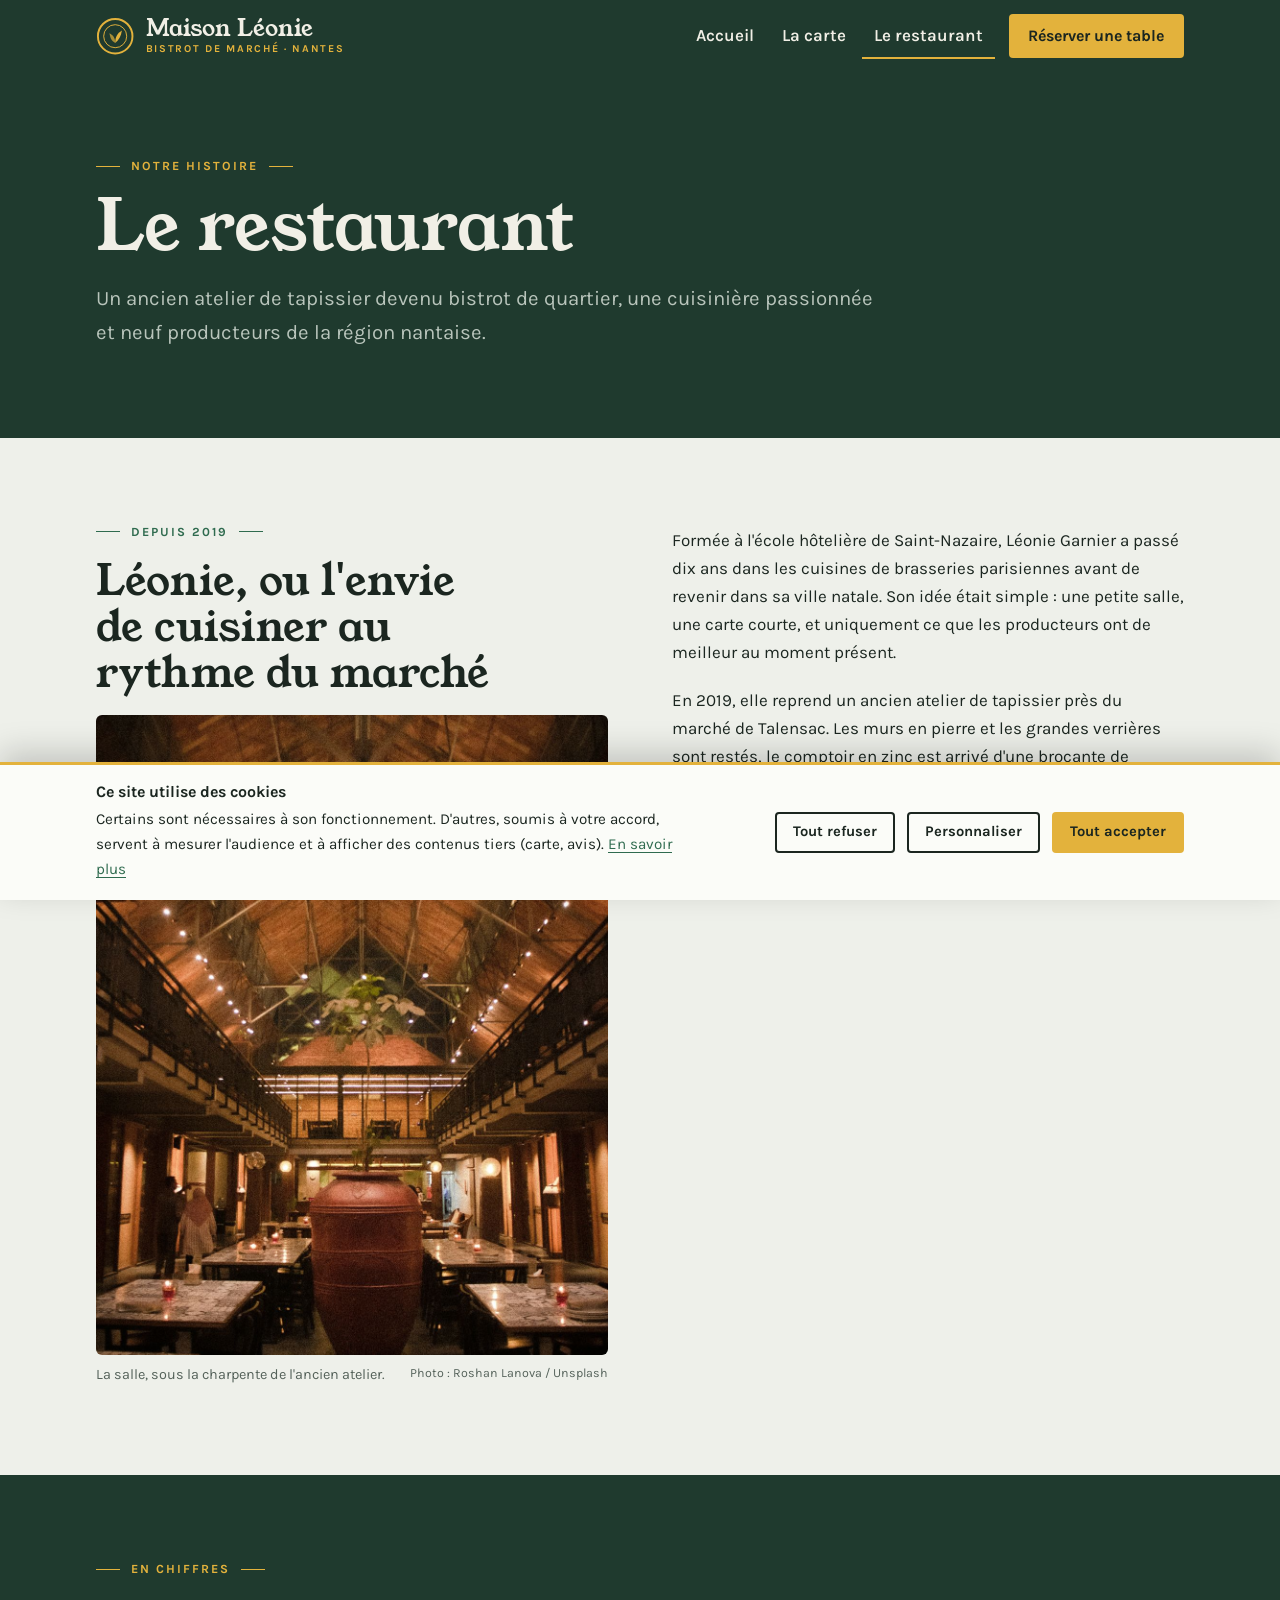
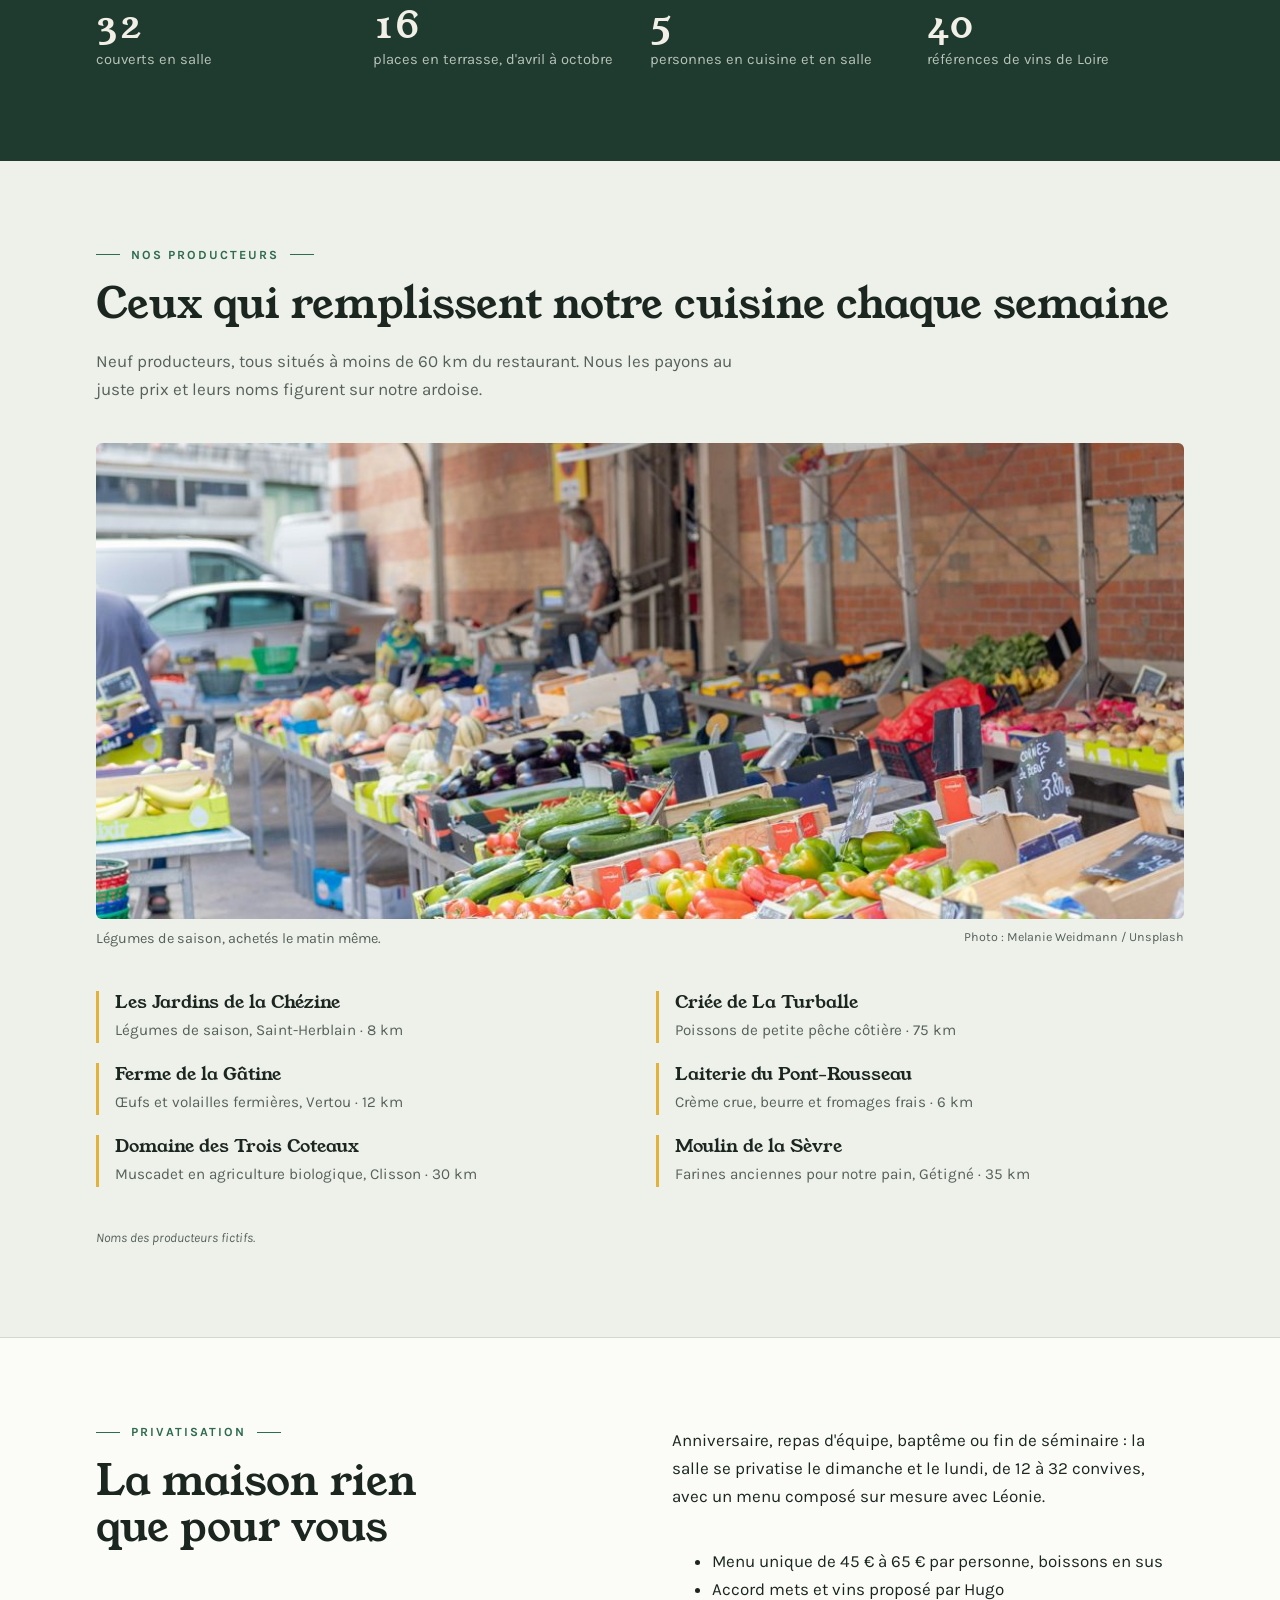
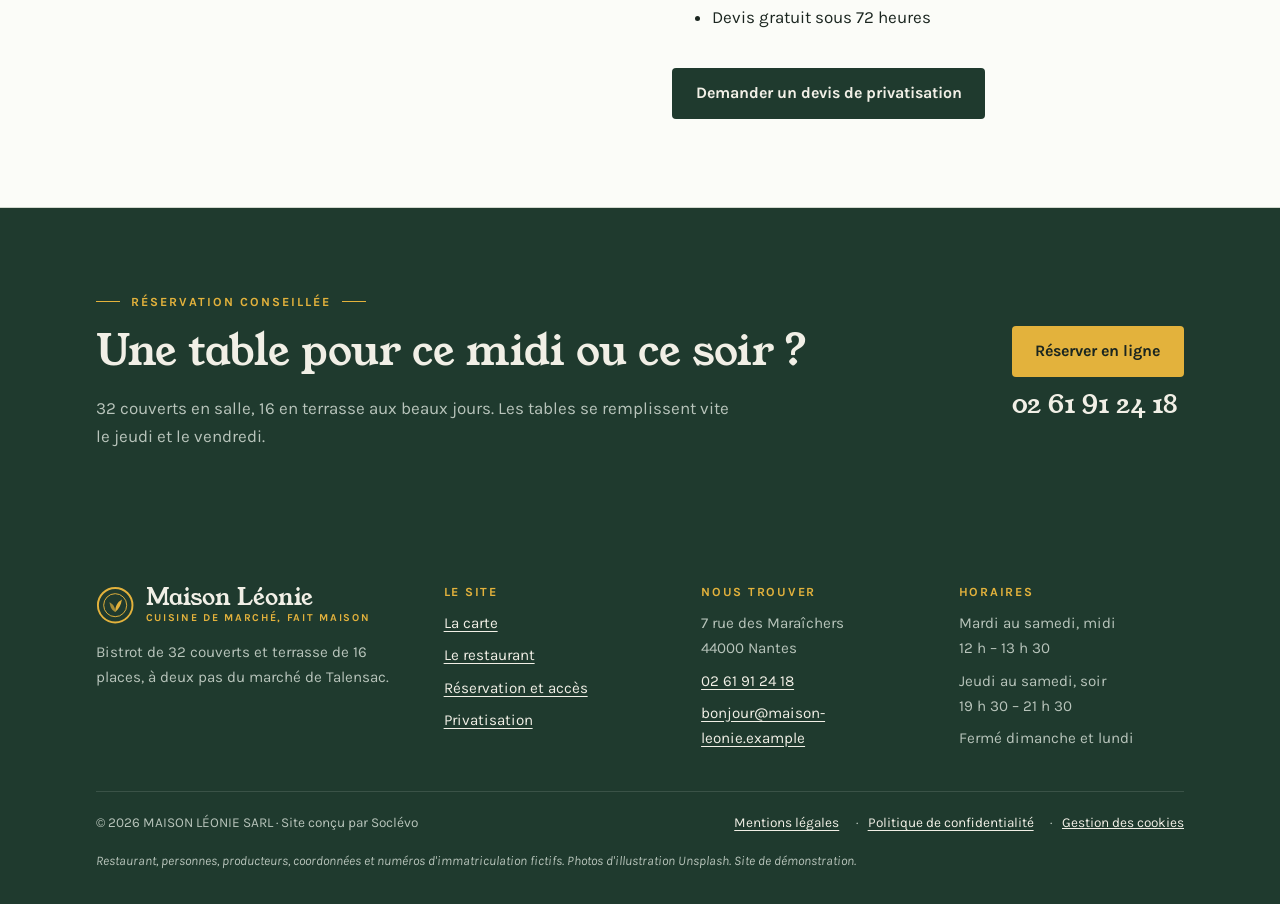
<file: le-restaurant.html>
<!doctype html>
<html lang="fr">
<head>
<meta charset="utf-8">
<meta name="viewport" content="width=device-width, initial-scale=1, viewport-fit=cover">
<title>Le restaurant | Maison Léonie, bistrot à Nantes</title>
<meta name="claude:viewport-fit-sides" content="cover">
<meta name="description" content="L'histoire de la Maison Léonie, ses producteurs locaux et la privatisation de la salle pour vos événements à Nantes.">
<link rel="canonical" href="https://www.maison-leonie.example/le-restaurant.html">
<link rel="preconnect" href="https://fonts.googleapis.com"><link rel="preconnect" href="https://fonts.gstatic.com" crossorigin><link rel="stylesheet" href="https://fonts.googleapis.com/css2?family=Young+Serif&family=Karla:ital,wght@0,400;0,500;0,600;0,700;1,400&family=Caveat:wght@500;600;700&display=swap">
<link rel="stylesheet" href="style.css">
</head>
<body>
<header class="site-header">
  <div class="wrap">
    <a class="brand" href="index.html"><svg class="brand-mark" viewBox="0 0 40 40" aria-hidden="true"><circle cx="20" cy="20" r="18" fill="none" stroke="var(--butter)" stroke-width="2"/><circle cx="20" cy="20" r="12" fill="none" stroke="var(--butter)" stroke-width="1"/><path d="M20 27c0-6 2-10 7-13-1 6-3 10-7 13z" fill="var(--butter)"/><path d="M20 27c0-5-2-8-6-10 1 5 2 8 6 10z" fill="var(--butter)" opacity=".7"/></svg><span class="brand-name">Maison Léonie<small>Bistrot de marché · Nantes</small></span></a>
    <div class="nav-desktop"><nav class="nav" aria-label="Navigation principale"><ul><li><a href="index.html">Accueil</a></li><li><a href="la-carte.html">La carte</a></li><li><a href="le-restaurant.html" aria-current="page">Le restaurant</a></li><li><a class="btn btn--butter" href="reservation.html">Réserver une table</a></li></ul></nav></div>
    <details class="menu-toggle"><summary>Menu</summary><nav class="nav" aria-label="Navigation principale"><ul><li><a href="index.html">Accueil</a></li><li><a href="la-carte.html">La carte</a></li><li><a href="le-restaurant.html" aria-current="page">Le restaurant</a></li><li><a class="btn btn--butter" href="reservation.html">Réserver une table</a></li></ul></nav></details>
  </div>
</header>
<main>
<section class="band band--slate page-hero">
  <div class="wrap">
    <span class="eyebrow">Notre histoire</span>
    <h1>Le restaurant</h1>
    <p class="lead muted">Un ancien atelier de tapissier devenu bistrot de quartier, une cuisinière passionnée et neuf producteurs de la région nantaise.</p>
  </div>
</section>
<section class="band">
  <div class="wrap split">
    <div class="stack">
      <span class="eyebrow">Depuis 2019</span>
      <h2>Léonie, ou l'envie de cuisiner au rythme du marché</h2>
      <figure class="photo"><img src="images/salle.jpg" alt="Grande salle sous une charpente en bois, tables éclairées à la bougie" loading="lazy" style="aspect-ratio:4 / 5"><figcaption>La salle, sous la charpente de l'ancien atelier.<span>Photo&nbsp;: Roshan Lanova / Unsplash</span></figcaption></figure>
    </div>
    <div class="stack">
      <p>Formée à l'école hôtelière de Saint-Nazaire, Léonie Garnier a passé dix ans dans les cuisines de brasseries parisiennes avant de revenir dans sa ville natale. Son idée était simple&nbsp;: une petite salle, une carte courte, et uniquement ce que les producteurs ont de meilleur au moment présent.</p>
      <p>En 2019, elle reprend un ancien atelier de tapissier près du marché de Talensac. Les murs en pierre et les grandes verrières sont restés, le comptoir en zinc est arrivé d'une brocante de Clisson.</p>
      <p>Aujourd'hui, l'équipe compte cinq personnes. Hugo Lemaire, en salle, a constitué une carte de vins exclusivement ligériens, avec une large place aux vignerons en agriculture biologique.</p>
    </div>
  </div>
</section>
<section class="band band--slate">
  <div class="wrap stack" style="gap:2rem">
    <span class="eyebrow">En chiffres</span>
    <div class="figures">
      <div class="figure"><b>32</b><span>couverts en salle</span></div>
      <div class="figure"><b>16</b><span>places en terrasse, d'avril à octobre</span></div>
      <div class="figure"><b>5</b><span>personnes en cuisine et en salle</span></div>
      <div class="figure"><b>40</b><span>références de vins de Loire</span></div>
    </div>
  </div>
</section>
<section class="band">
  <div class="wrap stack" style="gap:2.5rem">
    <div class="stack">
      <span class="eyebrow">Nos producteurs</span>
      <h2>Ceux qui remplissent notre cuisine chaque semaine</h2>
      <p class="muted">Neuf producteurs, tous situés à moins de 60 km du restaurant. Nous les payons au juste prix et leurs noms figurent sur notre ardoise.</p>
    </div>
    <figure class="photo"><img src="images/marche.jpg" alt="Étal de légumes de saison sous la halle d'un marché" loading="lazy" style="aspect-ratio:16 / 7"><figcaption>Légumes de saison, achetés le matin même.<span>Photo&nbsp;: Melanie Weidmann / Unsplash</span></figcaption></figure>
    <ul class="producers">
      <li><b>Les Jardins de la Chézine</b><span>Légumes de saison, Saint-Herblain · 8 km</span></li>
      <li><b>Criée de La Turballe</b><span>Poissons de petite pêche côtière · 75 km</span></li>
      <li><b>Ferme de la Gâtine</b><span>Œufs et volailles fermières, Vertou · 12 km</span></li>
      <li><b>Laiterie du Pont-Rousseau</b><span>Crème crue, beurre et fromages frais · 6 km</span></li>
      <li><b>Domaine des Trois Coteaux</b><span>Muscadet en agriculture biologique, Clisson · 30 km</span></li>
      <li><b>Moulin de la Sèvre</b><span>Farines anciennes pour notre pain, Gétigné · 35 km</span></li>
    </ul>
    <p class="note-fictif">Noms des producteurs fictifs.</p>
  </div>
</section>
<section class="band band--surface" id="privatisation" style="scroll-margin-top:5rem">
  <div class="wrap split">
    <div class="stack">
      <span class="eyebrow">Privatisation</span>
      <h2>La maison rien que pour vous</h2>
    </div>
    <div class="stack">
      <p>Anniversaire, repas d'équipe, baptême ou fin de séminaire&nbsp;: la salle se privatise le dimanche et le lundi, de 12 à 32 convives, avec un menu composé sur mesure avec Léonie.</p>
      <ul>
        <li>Menu unique de 45 € à 65 € par personne, boissons en sus</li>
        <li>Accord mets et vins proposé par Hugo</li>
        <li>Devis gratuit sous 72 heures</li>
      </ul>
      <p><a class="btn btn--ink" href="reservation.html#demande">Demander un devis de privatisation</a></p>
    </div>
  </div>
</section><section class="band band--slate">
  <div class="wrap cta">
    <div class="stack">
      <span class="eyebrow">Réservation conseillée</span>
      <h2>Une table pour ce midi ou ce soir&nbsp;?</h2>
      <p class="muted">32 couverts en salle, 16 en terrasse aux beaux jours. Les tables se remplissent vite le jeudi et le vendredi.</p>
    </div>
    <div class="stack" style="gap:.75rem">
      <a class="btn btn--butter" href="reservation.html">Réserver en ligne</a>
      <a class="phone" href="tel:+33261912418">02 61 91 24 18</a>
    </div>
  </div>
</section>
</main>
<footer class="site-footer">
  <div class="wrap">
    <div class="cols">
      <div class="stack" style="gap:1rem">
        <a class="brand" href="index.html"><svg class="brand-mark" viewBox="0 0 40 40" aria-hidden="true"><circle cx="20" cy="20" r="18" fill="none" stroke="var(--butter)" stroke-width="2"/><circle cx="20" cy="20" r="12" fill="none" stroke="var(--butter)" stroke-width="1"/><path d="M20 27c0-6 2-10 7-13-1 6-3 10-7 13z" fill="var(--butter)"/><path d="M20 27c0-5-2-8-6-10 1 5 2 8 6 10z" fill="var(--butter)" opacity=".7"/></svg><span class="brand-name">Maison Léonie<small>Cuisine de marché, fait maison</small></span></a>
        <p>Bistrot de 32 couverts et terrasse de 16 places, à deux pas du marché de Talensac.</p>
      </div>
      <div>
        <h4>Le site</h4>
        <ul><li><a href="la-carte.html">La carte</a></li><li><a href="le-restaurant.html">Le restaurant</a></li><li><a href="reservation.html">Réservation et accès</a></li><li><a href="le-restaurant.html#privatisation">Privatisation</a></li></ul>
      </div>
      <div>
        <h4>Nous trouver</h4>
        <ul><li>7 rue des Maraîchers<br>44000 Nantes</li><li><a href="tel:+33261912418">02 61 91 24 18</a></li><li><a href="mailto:bonjour@maison-leonie.example">bonjour@maison-leonie.example</a></li></ul>
      </div>
      <div>
        <h4>Horaires</h4>
        <ul><li>Mardi au samedi, midi<br>12 h – 13 h 30</li><li>Jeudi au samedi, soir<br>19 h 30 – 21 h 30</li><li>Fermé dimanche et lundi</li></ul>
      </div>
    </div>
    <div class="bottom">
      <span>© 2026 MAISON LÉONIE SARL · Site conçu par Soclévo</span>
      <ul class="legal-links"><li><a href="mentions-legales.html">Mentions légales</a></li><li><a href="confidentialite.html">Politique de confidentialité</a></li><li><button type="button" class="cookie-link" data-cookies="open">Gestion des cookies</button></li></ul>
    </div>
    <p class="note-fictif" style="margin-top:1rem;max-width:none">Restaurant, personnes, producteurs, coordonnées et numéros d'immatriculation fictifs. Photos d'illustration Unsplash. Site de démonstration.</p>
  </div>
</footer>
<div class="cookies" id="cookie-banner" hidden role="dialog" aria-labelledby="cookie-banner-title">
  <div class="wrap">
    <div>
      <h2 class="cookie-title" id="cookie-banner-title">Ce site utilise des cookies</h2>
      <p>Certains sont nécessaires à son fonctionnement. D'autres, soumis à votre accord, servent à mesurer l'audience et à afficher des contenus tiers (carte, avis). <a href="confidentialite.html#cookies">En savoir plus</a></p>
      <div class="cookie-prefs" id="cookie-prefs" hidden>
        <label><input type="checkbox" checked disabled> Cookies nécessaires (toujours actifs)</label>
        <label><input type="checkbox" id="pref-audience"> Mesure d'audience</label>
        <label><input type="checkbox" id="pref-tiers"> Contenus tiers (carte, avis)</label>
        <div><button type="button" class="btn btn--butter" data-cookies="save">Enregistrer mes choix</button></div>
      </div>
    </div>
    <div class="btn-row">
      <button type="button" class="btn btn--ghost" data-cookies="refuse">Tout refuser</button>
      <button type="button" class="btn btn--ghost" data-cookies="custom">Personnaliser</button>
      <button type="button" class="btn btn--butter" data-cookies="accept">Tout accepter</button>
    </div>
  </div>
</div>
<script src="site.js"></script>
</body>
</html>
</file>
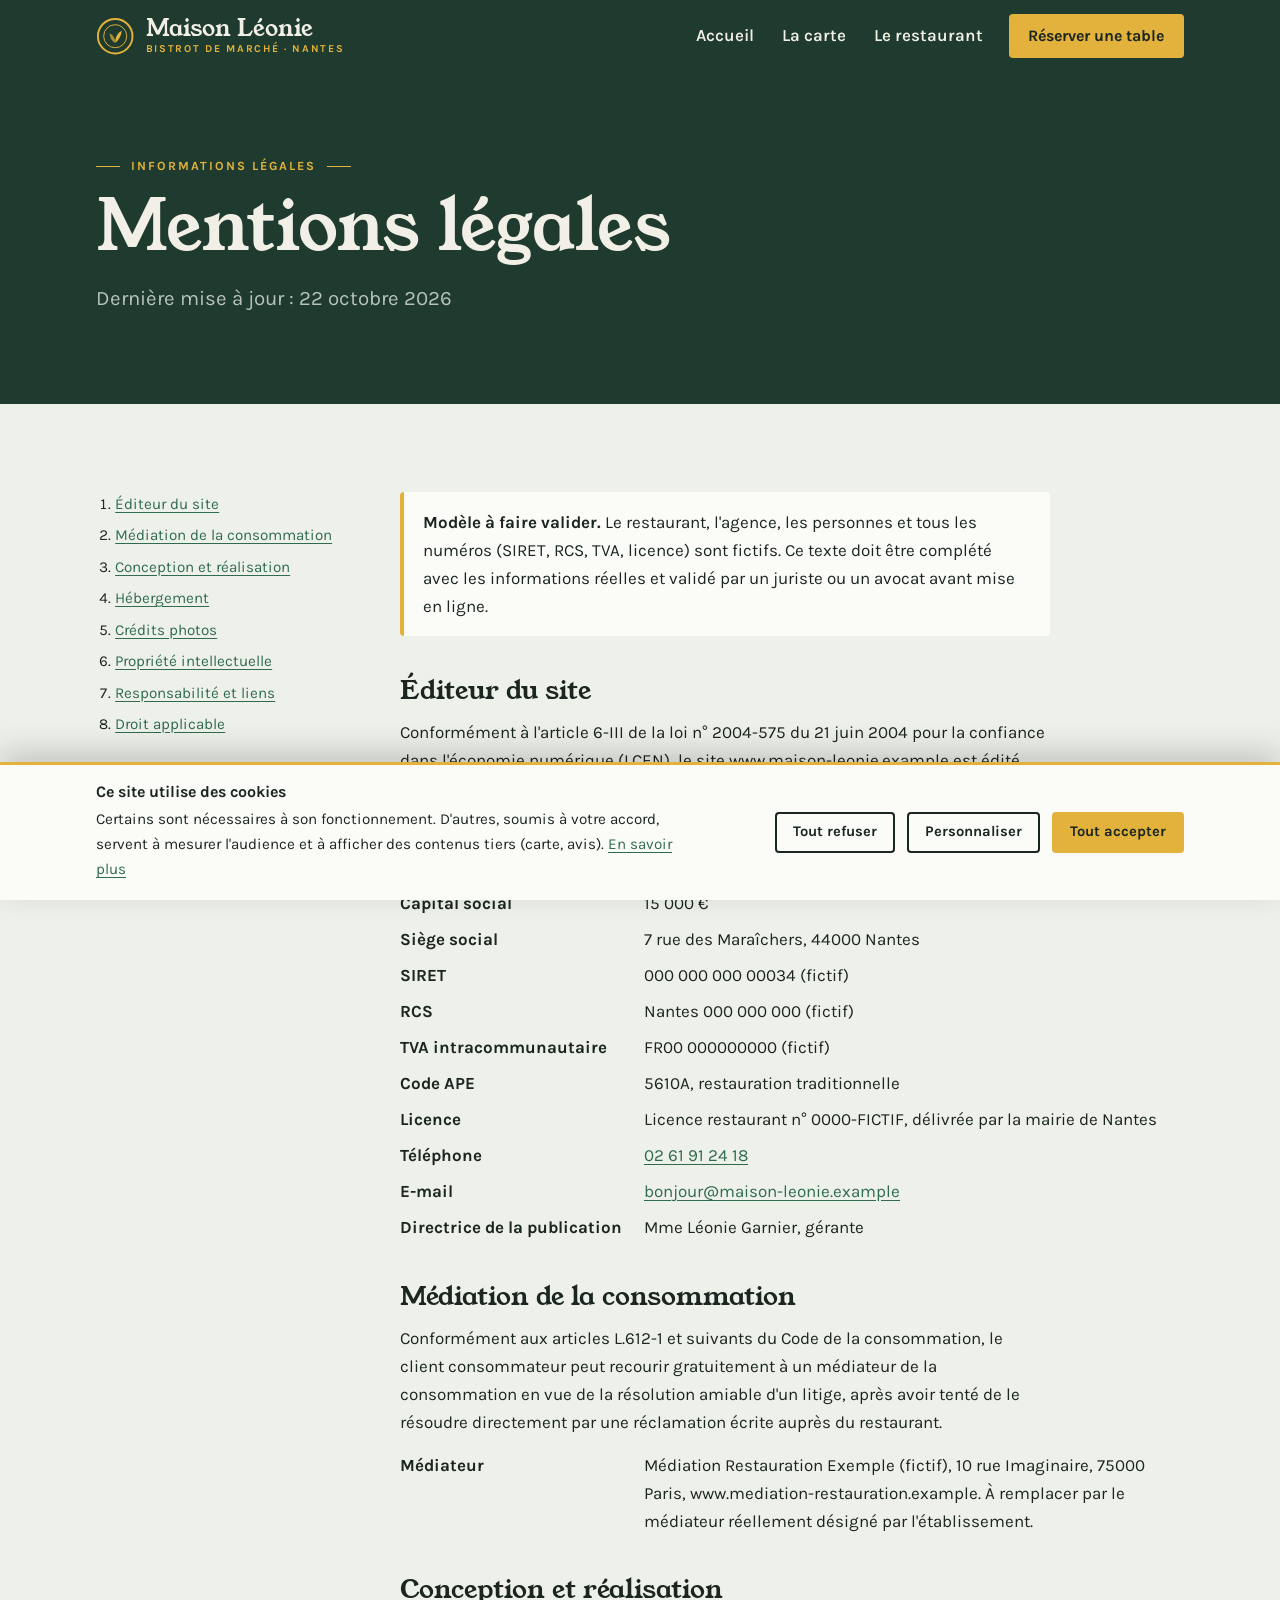
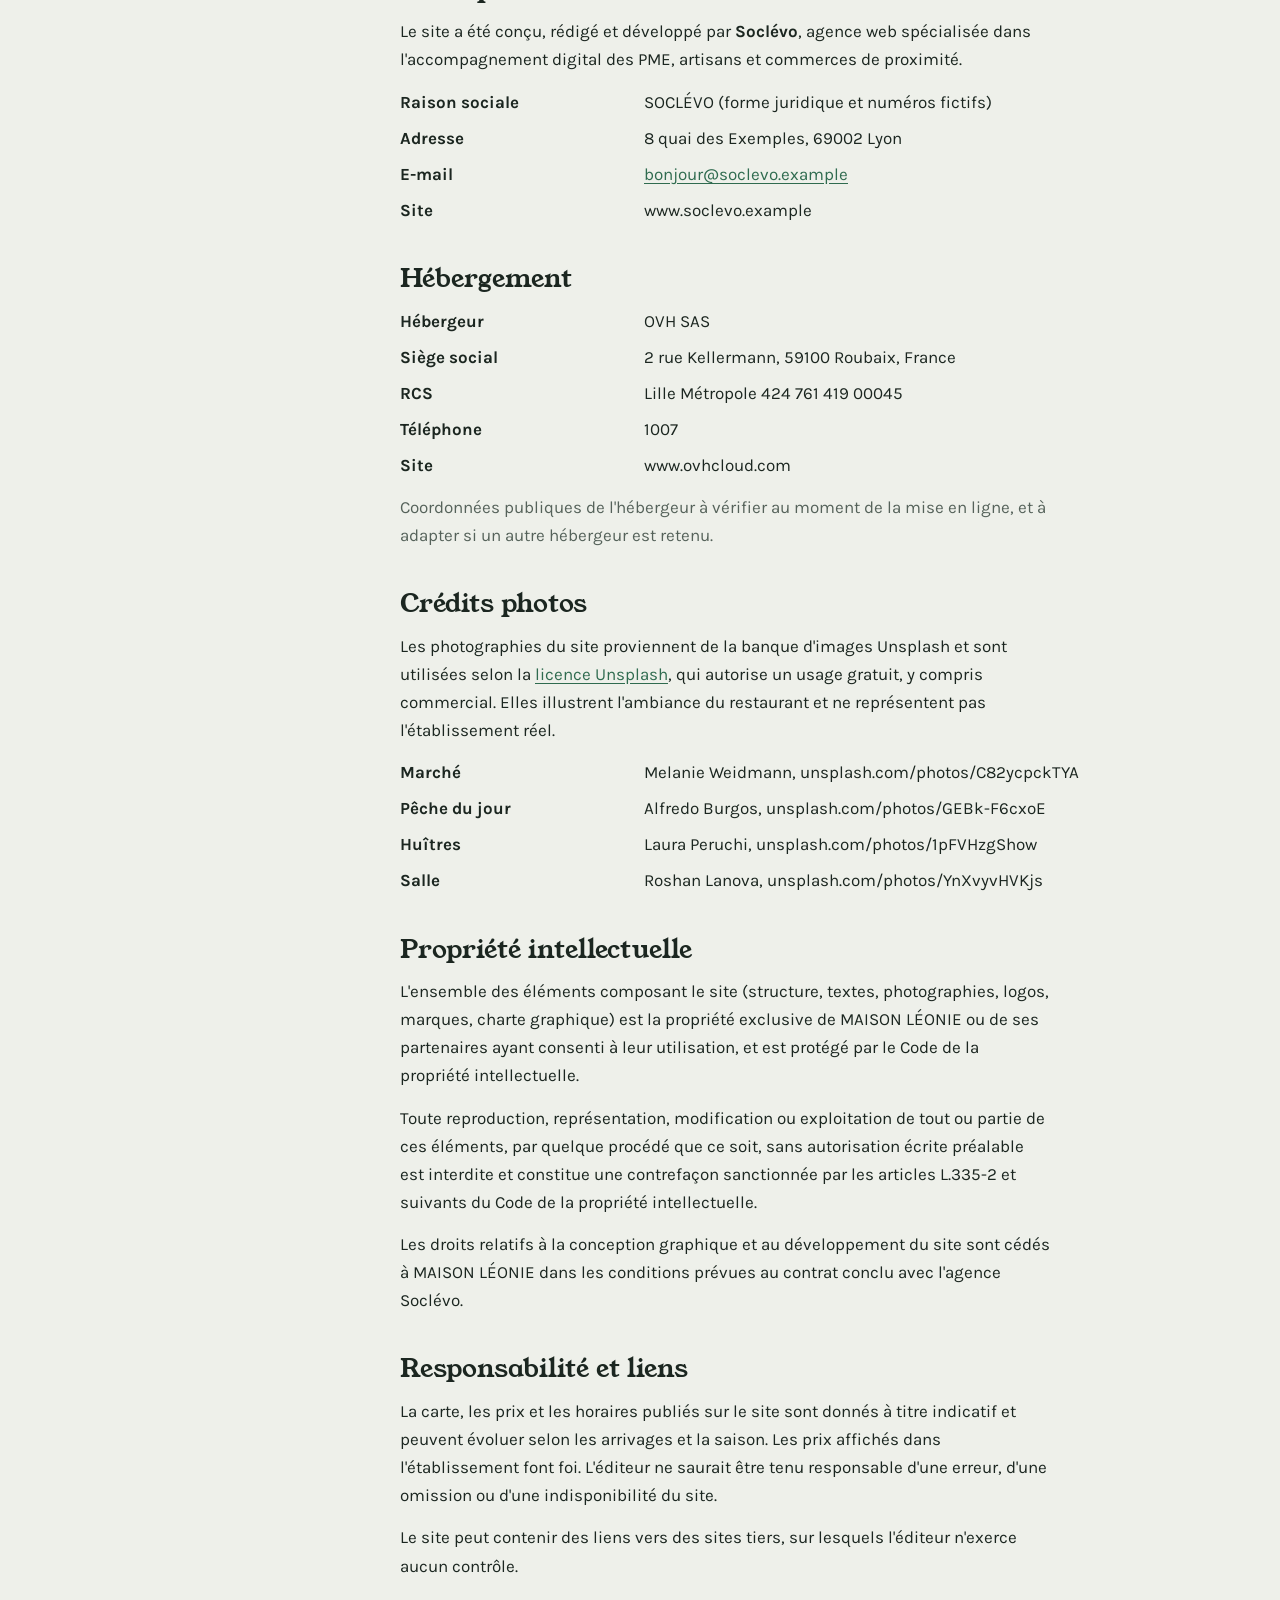
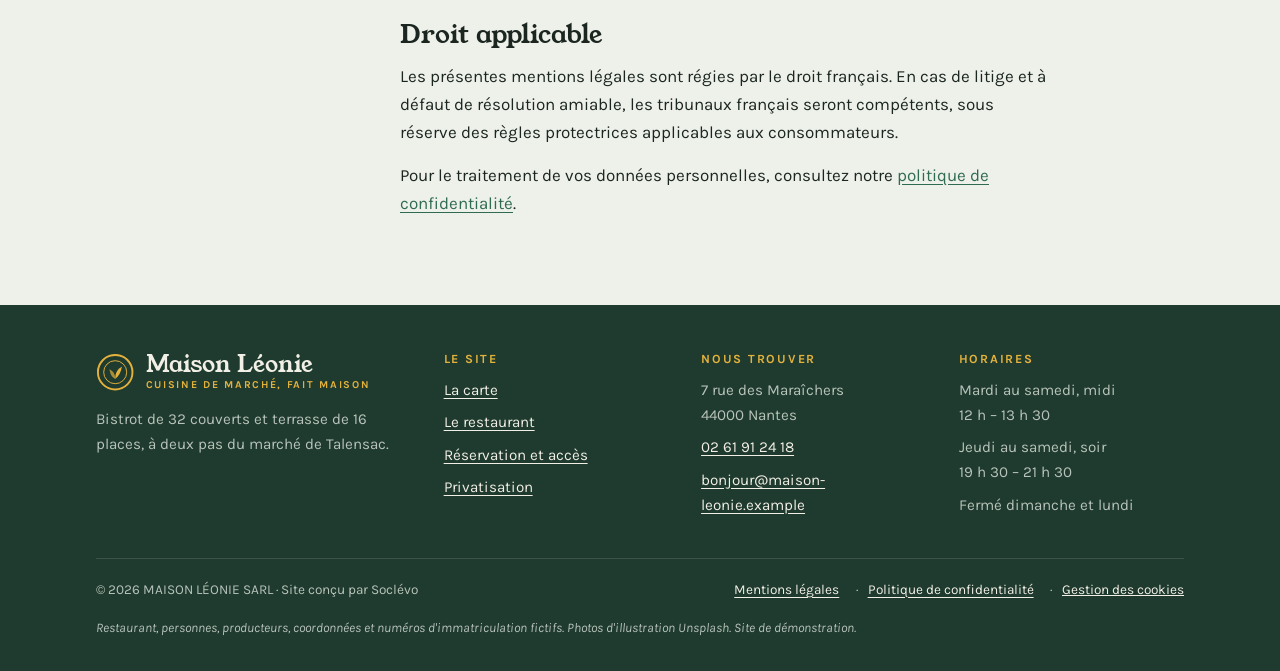
<file: mentions-legales.html>
<!doctype html>
<html lang="fr">
<head>
<meta charset="utf-8">
<meta name="viewport" content="width=device-width, initial-scale=1, viewport-fit=cover">
<title>Mentions légales | Maison Léonie</title>
<meta name="claude:viewport-fit-sides" content="cover">
<meta name="description" content="Mentions légales du site de la Maison Léonie, bistrot de marché à Nantes.">
<link rel="canonical" href="https://www.maison-leonie.example/mentions-legales.html">
<link rel="preconnect" href="https://fonts.googleapis.com"><link rel="preconnect" href="https://fonts.gstatic.com" crossorigin><link rel="stylesheet" href="https://fonts.googleapis.com/css2?family=Young+Serif&family=Karla:ital,wght@0,400;0,500;0,600;0,700;1,400&family=Caveat:wght@500;600;700&display=swap">
<link rel="stylesheet" href="style.css">
</head>
<body>
<header class="site-header">
  <div class="wrap">
    <a class="brand" href="index.html"><svg class="brand-mark" viewBox="0 0 40 40" aria-hidden="true"><circle cx="20" cy="20" r="18" fill="none" stroke="var(--butter)" stroke-width="2"/><circle cx="20" cy="20" r="12" fill="none" stroke="var(--butter)" stroke-width="1"/><path d="M20 27c0-6 2-10 7-13-1 6-3 10-7 13z" fill="var(--butter)"/><path d="M20 27c0-5-2-8-6-10 1 5 2 8 6 10z" fill="var(--butter)" opacity=".7"/></svg><span class="brand-name">Maison Léonie<small>Bistrot de marché · Nantes</small></span></a>
    <div class="nav-desktop"><nav class="nav" aria-label="Navigation principale"><ul><li><a href="index.html">Accueil</a></li><li><a href="la-carte.html">La carte</a></li><li><a href="le-restaurant.html">Le restaurant</a></li><li><a class="btn btn--butter" href="reservation.html">Réserver une table</a></li></ul></nav></div>
    <details class="menu-toggle"><summary>Menu</summary><nav class="nav" aria-label="Navigation principale"><ul><li><a href="index.html">Accueil</a></li><li><a href="la-carte.html">La carte</a></li><li><a href="le-restaurant.html">Le restaurant</a></li><li><a class="btn btn--butter" href="reservation.html">Réserver une table</a></li></ul></nav></details>
  </div>
</header>
<main>
<section class="band band--slate page-hero">
  <div class="wrap">
    <span class="eyebrow">Informations légales</span>
    <h1>Mentions légales</h1>
    <p class="lead muted">Dernière mise à jour : 22 octobre 2026</p>
  </div>
</section>
<section class="band">
  <div class="wrap legal">
    <nav aria-label="Sommaire"><ol><li><a href="#editeur">Éditeur du site</a></li><li><a href="#mediation">Médiation de la consommation</a></li><li><a href="#createur">Conception et réalisation</a></li><li><a href="#hebergeur">Hébergement</a></li><li><a href="#photos">Crédits photos</a></li><li><a href="#propriete">Propriété intellectuelle</a></li><li><a href="#responsabilite">Responsabilité et liens</a></li><li><a href="#droit">Droit applicable</a></li></ol></nav>
    <div class="legal-body">
      <p class="alert"><strong>Modèle à faire valider.</strong> Le restaurant, l'agence, les personnes et tous les numéros (SIRET, RCS, TVA, licence) sont fictifs. Ce texte doit être complété avec les informations réelles et validé par un juriste ou un avocat avant mise en ligne.</p>
      <section id="editeur"><h2>Éditeur du site</h2><p>Conformément à l'article 6-III de la loi n° 2004-575 du 21 juin 2004 pour la confiance dans l'économie numérique (LCEN), le site www.maison-leonie.example est édité par&nbsp;:</p>
<dl><dt>Raison sociale</dt><dd>MAISON LÉONIE</dd><dt>Forme juridique</dt><dd>Société à responsabilité limitée (SARL)</dd><dt>Capital social</dt><dd>15 000 €</dd>
<dt>Siège social</dt><dd>7 rue des Maraîchers, 44000 Nantes</dd><dt>SIRET</dt><dd>000 000 000 00034 (fictif)</dd><dt>RCS</dt><dd>Nantes 000 000 000 (fictif)</dd>
<dt>TVA intracommunautaire</dt><dd>FR00 000000000 (fictif)</dd><dt>Code APE</dt><dd>5610A, restauration traditionnelle</dd>
<dt>Licence</dt><dd>Licence restaurant n° 0000-FICTIF, délivrée par la mairie de Nantes</dd>
<dt>Téléphone</dt><dd><a href="tel:+33261912418">02 61 91 24 18</a></dd><dt>E-mail</dt><dd><a href="mailto:bonjour@maison-leonie.example">bonjour@maison-leonie.example</a></dd><dt>Directrice de la publication</dt><dd>Mme Léonie Garnier, gérante</dd></dl></section>
<section id="mediation"><h2>Médiation de la consommation</h2><p>Conformément aux articles L.612-1 et suivants du Code de la consommation, le client consommateur peut recourir gratuitement à un médiateur de la consommation en vue de la résolution amiable d'un litige, après avoir tenté de le résoudre directement par une réclamation écrite auprès du restaurant.</p>
<dl><dt>Médiateur</dt><dd>Médiation Restauration Exemple (fictif), 10 rue Imaginaire, 75000 Paris, www.mediation-restauration.example. À remplacer par le médiateur réellement désigné par l'établissement.</dd></dl></section>
<section id="createur"><h2>Conception et réalisation</h2><p>Le site a été conçu, rédigé et développé par <strong>Soclévo</strong>, agence web spécialisée dans l'accompagnement digital des PME, artisans et commerces de proximité.</p>
<dl><dt>Raison sociale</dt><dd>SOCLÉVO (forme juridique et numéros fictifs)</dd><dt>Adresse</dt><dd>8 quai des Exemples, 69002 Lyon</dd><dt>E-mail</dt><dd><a href="mailto:bonjour@soclevo.example">bonjour@soclevo.example</a></dd><dt>Site</dt><dd>www.soclevo.example</dd></dl></section>
<section id="hebergeur"><h2>Hébergement</h2><dl><dt>Hébergeur</dt><dd>OVH SAS</dd><dt>Siège social</dt><dd>2 rue Kellermann, 59100 Roubaix, France</dd><dt>RCS</dt><dd>Lille Métropole 424 761 419 00045</dd><dt>Téléphone</dt><dd>1007</dd><dt>Site</dt><dd>www.ovhcloud.com</dd></dl>
<p class="muted">Coordonnées publiques de l'hébergeur à vérifier au moment de la mise en ligne, et à adapter si un autre hébergeur est retenu.</p></section>
<section id="photos"><h2>Crédits photos</h2><p>Les photographies du site proviennent de la banque d'images Unsplash et sont utilisées selon la <a href="https://unsplash.com/license">licence Unsplash</a>, qui autorise un usage gratuit, y compris commercial. Elles illustrent l'ambiance du restaurant et ne représentent pas l'établissement réel.</p>
<dl><dt>Marché</dt><dd>Melanie Weidmann, unsplash.com/photos/C82ycpckTYA</dd><dt>Pêche du jour</dt><dd>Alfredo Burgos, unsplash.com/photos/GEBk-F6cxoE</dd><dt>Huîtres</dt><dd>Laura Peruchi, unsplash.com/photos/1pFVHzgShow</dd><dt>Salle</dt><dd>Roshan Lanova, unsplash.com/photos/YnXvyvHVKjs</dd></dl></section>
<section id="propriete"><h2>Propriété intellectuelle</h2><p>L'ensemble des éléments composant le site (structure, textes, photographies, logos, marques, charte graphique) est la propriété exclusive de MAISON LÉONIE ou de ses partenaires ayant consenti à leur utilisation, et est protégé par le Code de la propriété intellectuelle.</p>
<p>Toute reproduction, représentation, modification ou exploitation de tout ou partie de ces éléments, par quelque procédé que ce soit, sans autorisation écrite préalable est interdite et constitue une contrefaçon sanctionnée par les articles L.335-2 et suivants du Code de la propriété intellectuelle.</p>
<p>Les droits relatifs à la conception graphique et au développement du site sont cédés à MAISON LÉONIE dans les conditions prévues au contrat conclu avec l'agence Soclévo.</p></section>
<section id="responsabilite"><h2>Responsabilité et liens</h2><p>La carte, les prix et les horaires publiés sur le site sont donnés à titre indicatif et peuvent évoluer selon les arrivages et la saison. Les prix affichés dans l'établissement font foi. L'éditeur ne saurait être tenu responsable d'une erreur, d'une omission ou d'une indisponibilité du site.</p>
<p>Le site peut contenir des liens vers des sites tiers, sur lesquels l'éditeur n'exerce aucun contrôle.</p></section>
<section id="droit"><h2>Droit applicable</h2><p>Les présentes mentions légales sont régies par le droit français. En cas de litige et à défaut de résolution amiable, les tribunaux français seront compétents, sous réserve des règles protectrices applicables aux consommateurs.</p>
<p>Pour le traitement de vos données personnelles, consultez notre <a href="confidentialite.html">politique de confidentialité</a>.</p></section>
    </div>
  </div>
</section>
</main>
<footer class="site-footer">
  <div class="wrap">
    <div class="cols">
      <div class="stack" style="gap:1rem">
        <a class="brand" href="index.html"><svg class="brand-mark" viewBox="0 0 40 40" aria-hidden="true"><circle cx="20" cy="20" r="18" fill="none" stroke="var(--butter)" stroke-width="2"/><circle cx="20" cy="20" r="12" fill="none" stroke="var(--butter)" stroke-width="1"/><path d="M20 27c0-6 2-10 7-13-1 6-3 10-7 13z" fill="var(--butter)"/><path d="M20 27c0-5-2-8-6-10 1 5 2 8 6 10z" fill="var(--butter)" opacity=".7"/></svg><span class="brand-name">Maison Léonie<small>Cuisine de marché, fait maison</small></span></a>
        <p>Bistrot de 32 couverts et terrasse de 16 places, à deux pas du marché de Talensac.</p>
      </div>
      <div>
        <h4>Le site</h4>
        <ul><li><a href="la-carte.html">La carte</a></li><li><a href="le-restaurant.html">Le restaurant</a></li><li><a href="reservation.html">Réservation et accès</a></li><li><a href="le-restaurant.html#privatisation">Privatisation</a></li></ul>
      </div>
      <div>
        <h4>Nous trouver</h4>
        <ul><li>7 rue des Maraîchers<br>44000 Nantes</li><li><a href="tel:+33261912418">02 61 91 24 18</a></li><li><a href="mailto:bonjour@maison-leonie.example">bonjour@maison-leonie.example</a></li></ul>
      </div>
      <div>
        <h4>Horaires</h4>
        <ul><li>Mardi au samedi, midi<br>12 h – 13 h 30</li><li>Jeudi au samedi, soir<br>19 h 30 – 21 h 30</li><li>Fermé dimanche et lundi</li></ul>
      </div>
    </div>
    <div class="bottom">
      <span>© 2026 MAISON LÉONIE SARL · Site conçu par Soclévo</span>
      <ul class="legal-links"><li><a href="mentions-legales.html">Mentions légales</a></li><li><a href="confidentialite.html">Politique de confidentialité</a></li><li><button type="button" class="cookie-link" data-cookies="open">Gestion des cookies</button></li></ul>
    </div>
    <p class="note-fictif" style="margin-top:1rem;max-width:none">Restaurant, personnes, producteurs, coordonnées et numéros d'immatriculation fictifs. Photos d'illustration Unsplash. Site de démonstration.</p>
  </div>
</footer>
<div class="cookies" id="cookie-banner" hidden role="dialog" aria-labelledby="cookie-banner-title">
  <div class="wrap">
    <div>
      <h2 class="cookie-title" id="cookie-banner-title">Ce site utilise des cookies</h2>
      <p>Certains sont nécessaires à son fonctionnement. D'autres, soumis à votre accord, servent à mesurer l'audience et à afficher des contenus tiers (carte, avis). <a href="confidentialite.html#cookies">En savoir plus</a></p>
      <div class="cookie-prefs" id="cookie-prefs" hidden>
        <label><input type="checkbox" checked disabled> Cookies nécessaires (toujours actifs)</label>
        <label><input type="checkbox" id="pref-audience"> Mesure d'audience</label>
        <label><input type="checkbox" id="pref-tiers"> Contenus tiers (carte, avis)</label>
        <div><button type="button" class="btn btn--butter" data-cookies="save">Enregistrer mes choix</button></div>
      </div>
    </div>
    <div class="btn-row">
      <button type="button" class="btn btn--ghost" data-cookies="refuse">Tout refuser</button>
      <button type="button" class="btn btn--ghost" data-cookies="custom">Personnaliser</button>
      <button type="button" class="btn btn--butter" data-cookies="accept">Tout accepter</button>
    </div>
  </div>
</div>
<script src="site.js"></script>
</body>
</html>
</file>
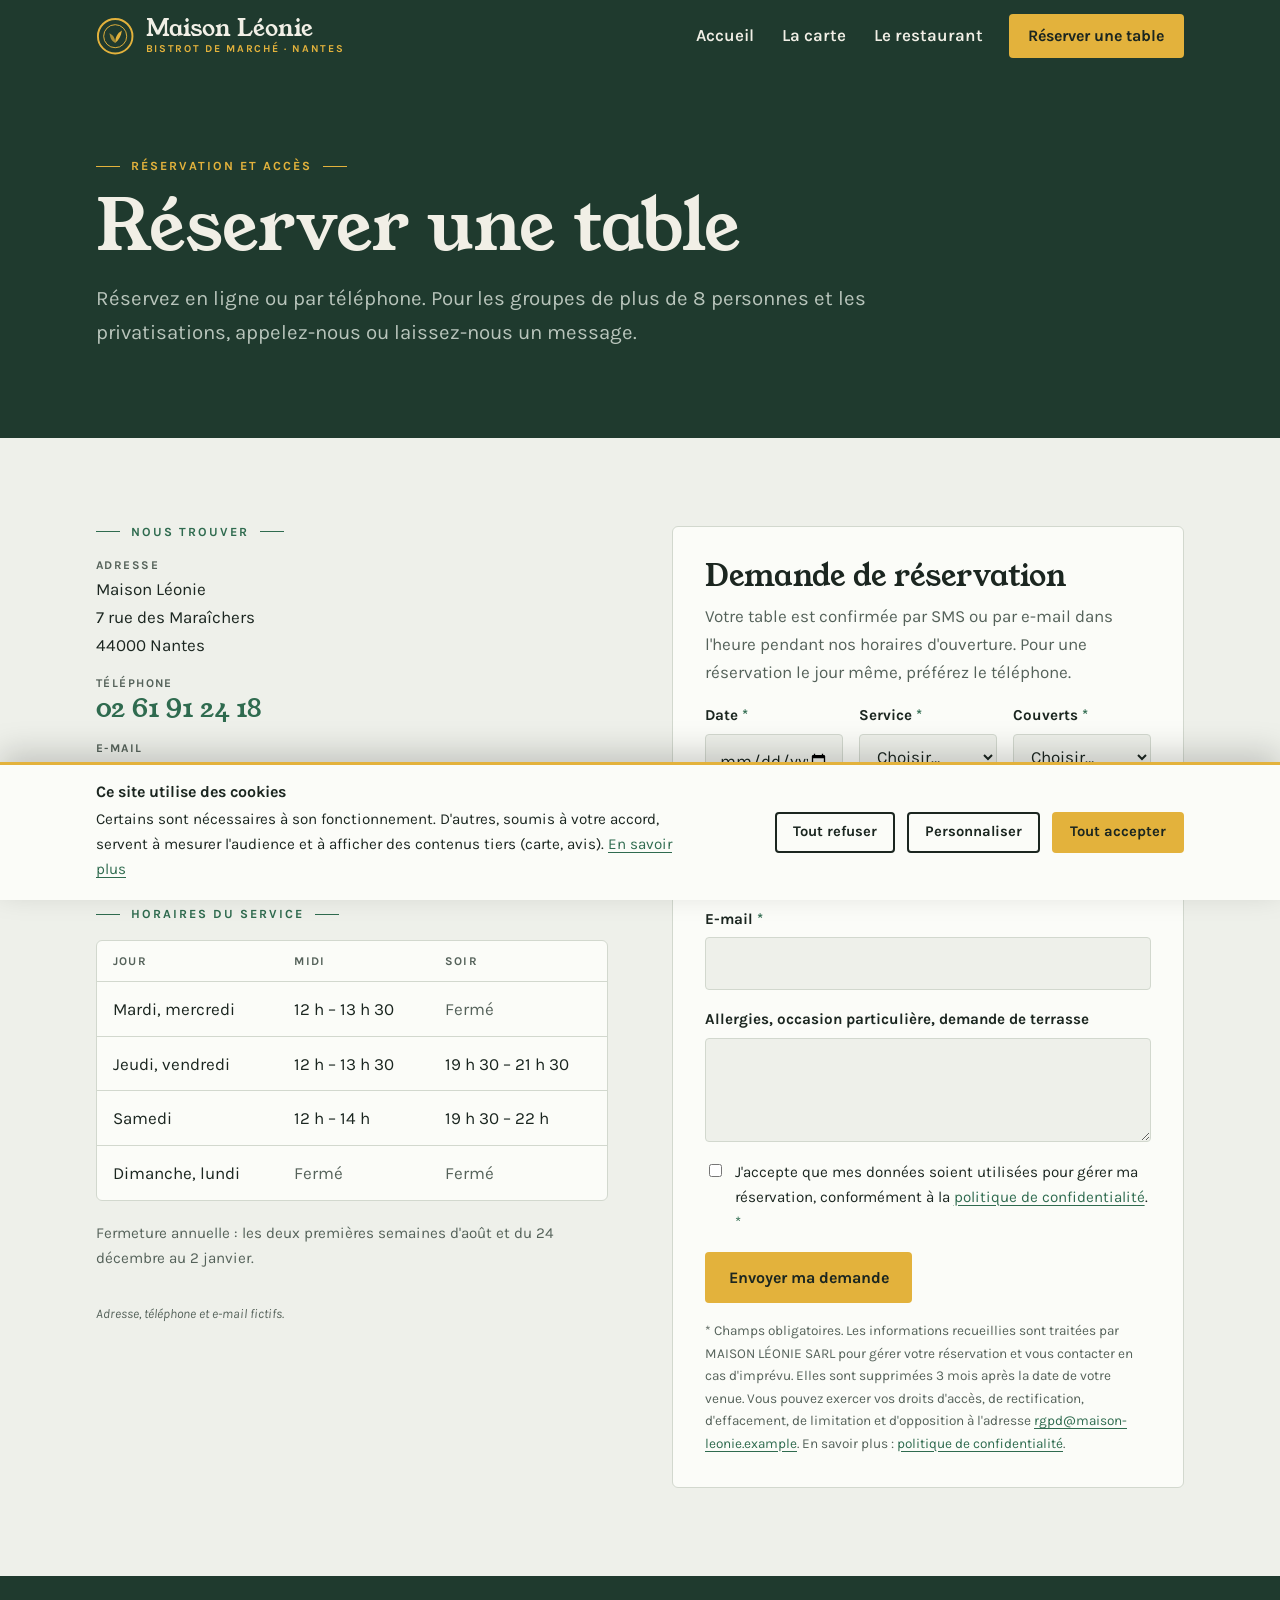
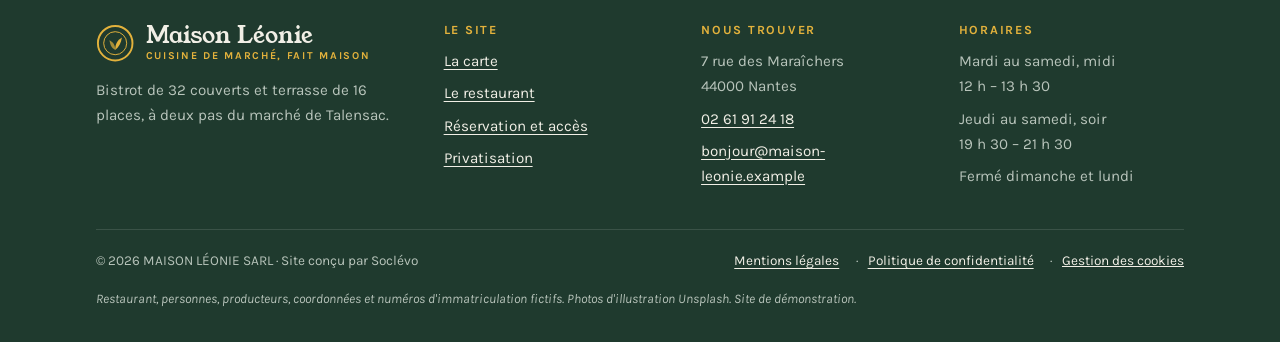
<file: reservation.html>
<!doctype html>
<html lang="fr">
<head>
<meta charset="utf-8">
<meta name="viewport" content="width=device-width, initial-scale=1, viewport-fit=cover">
<title>Réservation | Maison Léonie, bistrot à Nantes</title>
<meta name="claude:viewport-fit-sides" content="cover">
<meta name="description" content="Réservez votre table à la Maison Léonie, bistrot de marché à Nantes. Horaires, accès en tram, privatisation de la salle.">
<link rel="canonical" href="https://www.maison-leonie.example/reservation.html">
<link rel="preconnect" href="https://fonts.googleapis.com"><link rel="preconnect" href="https://fonts.gstatic.com" crossorigin><link rel="stylesheet" href="https://fonts.googleapis.com/css2?family=Young+Serif&family=Karla:ital,wght@0,400;0,500;0,600;0,700;1,400&family=Caveat:wght@500;600;700&display=swap">
<link rel="stylesheet" href="style.css">
</head>
<body>
<header class="site-header">
  <div class="wrap">
    <a class="brand" href="index.html"><svg class="brand-mark" viewBox="0 0 40 40" aria-hidden="true"><circle cx="20" cy="20" r="18" fill="none" stroke="var(--butter)" stroke-width="2"/><circle cx="20" cy="20" r="12" fill="none" stroke="var(--butter)" stroke-width="1"/><path d="M20 27c0-6 2-10 7-13-1 6-3 10-7 13z" fill="var(--butter)"/><path d="M20 27c0-5-2-8-6-10 1 5 2 8 6 10z" fill="var(--butter)" opacity=".7"/></svg><span class="brand-name">Maison Léonie<small>Bistrot de marché · Nantes</small></span></a>
    <div class="nav-desktop"><nav class="nav" aria-label="Navigation principale"><ul><li><a href="index.html">Accueil</a></li><li><a href="la-carte.html">La carte</a></li><li><a href="le-restaurant.html">Le restaurant</a></li><li><a class="btn btn--butter" href="reservation.html">Réserver une table</a></li></ul></nav></div>
    <details class="menu-toggle"><summary>Menu</summary><nav class="nav" aria-label="Navigation principale"><ul><li><a href="index.html">Accueil</a></li><li><a href="la-carte.html">La carte</a></li><li><a href="le-restaurant.html">Le restaurant</a></li><li><a class="btn btn--butter" href="reservation.html">Réserver une table</a></li></ul></nav></details>
  </div>
</header>
<main>
<section class="band band--slate page-hero">
  <div class="wrap">
    <span class="eyebrow">Réservation et accès</span>
    <h1>Réserver une table</h1>
    <p class="lead muted">Réservez en ligne ou par téléphone. Pour les groupes de plus de 8 personnes et les privatisations, appelez-nous ou laissez-nous un message.</p>
  </div>
</section>
<section class="band" id="demande">
  <div class="wrap split">
    <div class="stack" style="gap:2rem">
      <div class="stack">
        <span class="eyebrow">Nous trouver</span>
        <dl class="coords">
          <div><dt>Adresse</dt><dd>Maison Léonie<br>7 rue des Maraîchers<br>44000 Nantes</dd></div>
          <div><dt>Téléphone</dt><dd><a class="phone" href="tel:+33261912418">02 61 91 24 18</a></dd></div>
          <div><dt>E-mail</dt><dd><a href="mailto:bonjour@maison-leonie.example">bonjour@maison-leonie.example</a></dd></div>
          <div><dt>Accès</dt><dd>Tram ligne 3, arrêt Talensac, à 3 minutes à pied. Parking Talensac à 200 m. Salle de plain-pied accessible en fauteuil roulant.</dd></div>
        </dl>
      </div>
      <div class="stack">
        <span class="eyebrow">Horaires du service</span>
        <div class="table-wrap">
          <table>
            <thead><tr><th scope="col">Jour</th><th scope="col">Midi</th><th scope="col">Soir</th></tr></thead>
            <tbody>
              <tr><td>Mardi, mercredi</td><td>12 h – 13 h 30</td><td class="closed">Fermé</td></tr>
              <tr><td>Jeudi, vendredi</td><td>12 h – 13 h 30</td><td>19 h 30 – 21 h 30</td></tr>
              <tr><td>Samedi</td><td>12 h – 14 h</td><td>19 h 30 – 22 h</td></tr>
              <tr><td>Dimanche, lundi</td><td class="closed">Fermé</td><td class="closed">Fermé</td></tr>
            </tbody>
          </table>
        </div>
        <p class="muted" style="font-size:.95rem">Fermeture annuelle&nbsp;: les deux premières semaines d'août et du 24 décembre au 2 janvier.</p>
      </div>
      <p class="note-fictif">Adresse, téléphone et e-mail fictifs.</p>
    </div>

    <form class="form" id="resa-form" novalidate>
      <div class="stack" style="gap:.6rem">
        <h2 style="font-size:1.9rem">Demande de réservation</h2>
        <p class="muted">Votre table est confirmée par SMS ou par e-mail dans l'heure pendant nos horaires d'ouverture. Pour une réservation le jour même, préférez le téléphone.</p>
      </div>
      <div class="row-3">
        <div class="field"><label for="r-date">Date <span class="req">*</span></label><input id="r-date" name="date" type="date" required></div>
        <div class="field"><label for="r-service">Service <span class="req">*</span></label>
          <select id="r-service" name="service" required><option value="">Choisir…</option><option>Midi, 12 h</option><option>Midi, 12 h 30</option><option>Midi, 13 h</option><option>Soir, 19 h 30</option><option>Soir, 20 h</option><option>Soir, 20 h 30</option><option>Soir, 21 h</option></select></div>
        <div class="field"><label for="r-couverts">Couverts <span class="req">*</span></label>
          <select id="r-couverts" name="couverts" required><option value="">Choisir…</option><option>1</option><option>2</option><option>3</option><option>4</option><option>5</option><option>6</option><option>7</option><option>8</option><option>Groupe ou privatisation</option></select></div>
      </div>
      <div class="row">
        <div class="field"><label for="r-nom">Nom <span class="req">*</span></label><input id="r-nom" name="nom" autocomplete="name" required></div>
        <div class="field"><label for="r-tel">Téléphone <span class="req">*</span></label><input id="r-tel" name="tel" type="tel" autocomplete="tel" required></div>
      </div>
      <div class="field"><label for="r-email">E-mail <span class="req">*</span></label><input id="r-email" name="email" type="email" autocomplete="email" required></div>
      <div class="field"><label for="r-msg">Allergies, occasion particulière, demande de terrasse</label><textarea id="r-msg" name="message"></textarea></div>
      <label class="consent" for="r-consent"><input id="r-consent" name="consent" type="checkbox" required><span>J'accepte que mes données soient utilisées pour gérer ma réservation, conformément à la <a href="confidentialite.html">politique de confidentialité</a>. <span class="req">*</span></span></label>
      <div><button class="btn btn--butter" type="submit">Envoyer ma demande</button></div>
      <p class="form-ok" id="form-ok" hidden role="status">Demande prête à être envoyée. Sur ce site de démonstration, aucune réservation n'est réellement transmise.</p>
      <p class="form-info">* Champs obligatoires. Les informations recueillies sont traitées par MAISON LÉONIE SARL pour gérer votre réservation et vous contacter en cas d'imprévu. Elles sont supprimées 3 mois après la date de votre venue. Vous pouvez exercer vos droits d'accès, de rectification, d'effacement, de limitation et d'opposition à l'adresse <a href="mailto:rgpd@maison-leonie.example">rgpd@maison-leonie.example</a>. En savoir plus&nbsp;: <a href="confidentialite.html">politique de confidentialité</a>.</p>
    </form>
  </div>
</section>
</main>
<footer class="site-footer">
  <div class="wrap">
    <div class="cols">
      <div class="stack" style="gap:1rem">
        <a class="brand" href="index.html"><svg class="brand-mark" viewBox="0 0 40 40" aria-hidden="true"><circle cx="20" cy="20" r="18" fill="none" stroke="var(--butter)" stroke-width="2"/><circle cx="20" cy="20" r="12" fill="none" stroke="var(--butter)" stroke-width="1"/><path d="M20 27c0-6 2-10 7-13-1 6-3 10-7 13z" fill="var(--butter)"/><path d="M20 27c0-5-2-8-6-10 1 5 2 8 6 10z" fill="var(--butter)" opacity=".7"/></svg><span class="brand-name">Maison Léonie<small>Cuisine de marché, fait maison</small></span></a>
        <p>Bistrot de 32 couverts et terrasse de 16 places, à deux pas du marché de Talensac.</p>
      </div>
      <div>
        <h4>Le site</h4>
        <ul><li><a href="la-carte.html">La carte</a></li><li><a href="le-restaurant.html">Le restaurant</a></li><li><a href="reservation.html">Réservation et accès</a></li><li><a href="le-restaurant.html#privatisation">Privatisation</a></li></ul>
      </div>
      <div>
        <h4>Nous trouver</h4>
        <ul><li>7 rue des Maraîchers<br>44000 Nantes</li><li><a href="tel:+33261912418">02 61 91 24 18</a></li><li><a href="mailto:bonjour@maison-leonie.example">bonjour@maison-leonie.example</a></li></ul>
      </div>
      <div>
        <h4>Horaires</h4>
        <ul><li>Mardi au samedi, midi<br>12 h – 13 h 30</li><li>Jeudi au samedi, soir<br>19 h 30 – 21 h 30</li><li>Fermé dimanche et lundi</li></ul>
      </div>
    </div>
    <div class="bottom">
      <span>© 2026 MAISON LÉONIE SARL · Site conçu par Soclévo</span>
      <ul class="legal-links"><li><a href="mentions-legales.html">Mentions légales</a></li><li><a href="confidentialite.html">Politique de confidentialité</a></li><li><button type="button" class="cookie-link" data-cookies="open">Gestion des cookies</button></li></ul>
    </div>
    <p class="note-fictif" style="margin-top:1rem;max-width:none">Restaurant, personnes, producteurs, coordonnées et numéros d'immatriculation fictifs. Photos d'illustration Unsplash. Site de démonstration.</p>
  </div>
</footer>
<div class="cookies" id="cookie-banner" hidden role="dialog" aria-labelledby="cookie-banner-title">
  <div class="wrap">
    <div>
      <h2 class="cookie-title" id="cookie-banner-title">Ce site utilise des cookies</h2>
      <p>Certains sont nécessaires à son fonctionnement. D'autres, soumis à votre accord, servent à mesurer l'audience et à afficher des contenus tiers (carte, avis). <a href="confidentialite.html#cookies">En savoir plus</a></p>
      <div class="cookie-prefs" id="cookie-prefs" hidden>
        <label><input type="checkbox" checked disabled> Cookies nécessaires (toujours actifs)</label>
        <label><input type="checkbox" id="pref-audience"> Mesure d'audience</label>
        <label><input type="checkbox" id="pref-tiers"> Contenus tiers (carte, avis)</label>
        <div><button type="button" class="btn btn--butter" data-cookies="save">Enregistrer mes choix</button></div>
      </div>
    </div>
    <div class="btn-row">
      <button type="button" class="btn btn--ghost" data-cookies="refuse">Tout refuser</button>
      <button type="button" class="btn btn--ghost" data-cookies="custom">Personnaliser</button>
      <button type="button" class="btn btn--butter" data-cookies="accept">Tout accepter</button>
    </div>
  </div>
</div>
<script src="site.js"></script>
</body>
</html>
</file>
<file: style.css>
/* Layout : bandeaux pleine largeur sur papier, l'ardoise du jour en vert tableau ; la carte suit les codes d'un menu imprimé (points de conduite, prix alignés). */
:root {
  --paper: #eef0ea;       /* papier légèrement vert, comme une nappe de bistrot lavée */
  --surface: #fbfcf8;
  --ink: #1b2620;
  --muted: #55625a;
  --line: #d2d8ce;
  --accent: #2f6b4f;      /* vert bouteille, liens et détails */
  --slate: #1f3a2e;       /* ardoise */
  --chalk: #f1efe6;       /* craie */
  --chalk-muted: #b8c4bb;
  --butter: #e3b23c;      /* beurre noisette, sur l'ardoise uniquement */
  --on-butter: #1b2620;
  --font-display: "Young Serif", Georgia, "Times New Roman", serif;
  --font-body: "Karla", "Helvetica Neue", Arial, sans-serif;
  --font-hand: "Caveat", "Bradley Hand", "Segoe Print", cursive;
  --wrap: 70rem;
  color-scheme: light;
}
@media (prefers-color-scheme: dark) {
  :root:not([data-theme="light"]) {
    --paper: #121a16; --surface: #18221d; --ink: #e7ebe4; --muted: #a3b0a7; --line: #2c3a32;
    --accent: #8fc9a9; --slate: #0c1511; --chalk: #f1efe6; --chalk-muted: #9fb0a5;
    --butter: #e9bf55; --on-butter: #121a16;
    color-scheme: dark;
  }
}
:root[data-theme="dark"] {
  --paper: #121a16; --surface: #18221d; --ink: #e7ebe4; --muted: #a3b0a7; --line: #2c3a32;
  --accent: #8fc9a9; --slate: #0c1511; --chalk: #f1efe6; --chalk-muted: #9fb0a5;
  --butter: #e9bf55; --on-butter: #121a16;
  color-scheme: dark;
}

*, *::before, *::after { box-sizing: border-box; }
html { scroll-behavior: smooth; }
@media (prefers-reduced-motion: reduce) { html { scroll-behavior: auto; } * { transition: none !important; } }
body { margin: 0; background: var(--paper); color: var(--ink); font-family: var(--font-body); font-size: 1.0625rem; line-height: 1.65; }
img { max-width: 100%; }
[hidden] { display: none !important; }
a { color: var(--accent); text-underline-offset: .2em; }
a:focus-visible, button:focus-visible, input:focus-visible, select:focus-visible, textarea:focus-visible, summary:focus-visible { outline: 3px solid var(--butter); outline-offset: 2px; }
h1, h2, h3, h4 { font-family: var(--font-display); font-weight: 400; line-height: 1.1; text-wrap: balance; margin: 0; }
h1 { font-size: clamp(2.5rem, 6vw, 4.4rem); }
h2 { font-size: clamp(1.8rem, 3.4vw, 2.6rem); }
h3 { font-size: 1.35rem; }
p { margin: 0; max-width: 65ch; }

.wrap { max-width: var(--wrap); margin-inline: auto; padding-left: max(16px, env(safe-area-inset-left, 0px)); padding-right: max(16px, env(safe-area-inset-right, 0px)); }
.band { padding-block: clamp(3rem, 7vw, 5.5rem); }
.band--slate { background: var(--slate); color: var(--chalk); }
.band--slate .muted { color: var(--chalk-muted); }
.band--slate a:not(.btn) { color: var(--chalk); }
.band--surface { background: var(--surface); border-block: 1px solid var(--line); }
.stack { display: flex; flex-direction: column; gap: 1.25rem; min-width: 0; }
.muted { color: var(--muted); }
.lead { font-size: clamp(1.1rem, 1.6vw, 1.3rem); }

/* Étiquette en petites capitales, encadrée de deux filets */
.eyebrow { font: 700 .78rem/1 var(--font-body); letter-spacing: .16em; text-transform: uppercase; color: var(--accent); display: inline-flex; align-items: center; gap: .7rem; }
.eyebrow::before, .eyebrow::after { content: ""; width: 1.5rem; border-top: 1px solid currentColor; }
.band--slate .eyebrow { color: var(--butter); }

.btn { display: inline-flex; align-items: center; justify-content: center; font: 700 1rem/1 var(--font-body); padding: .95rem 1.35rem; border-radius: 4px; text-decoration: none; border: 2px solid transparent; cursor: pointer; }
.btn--butter { background: var(--butter); color: var(--on-butter); }
.btn--butter:hover { filter: brightness(1.06); }
.btn--ghost { border-color: currentColor; color: inherit; background: transparent; }
.btn--ink { background: var(--slate); color: var(--chalk); }
.btn-row { display: flex; flex-wrap: wrap; gap: .75rem; }

/* En-tête */
body::before { content: ""; position: fixed; inset: 0 0 auto; height: env(safe-area-inset-top, 0px); z-index: 10; background: var(--slate); }
.site-header { position: sticky; top: env(safe-area-inset-top, 0px); z-index: 5; background: var(--slate); color: var(--chalk); }
.site-header .wrap { display: flex; align-items: center; justify-content: space-between; gap: 1rem; min-height: 4.5rem; position: relative; }
.brand { display: inline-flex; align-items: center; gap: .7rem; color: inherit; text-decoration: none; }
.brand-mark { width: 2.4rem; height: 2.4rem; flex: none; }
.brand-name { font: 400 1.45rem/1 var(--font-display); display: flex; flex-direction: column; gap: .25rem; }
.brand-name small { font: 700 .66rem/1 var(--font-body); letter-spacing: .16em; text-transform: uppercase; color: var(--butter); }
.nav ul { list-style: none; margin: 0; padding: 0; display: flex; align-items: center; gap: .25rem; }
.nav a:not(.btn) { display: block; padding: .5rem .75rem; color: var(--chalk); text-decoration: none; font-weight: 600; border-bottom: 2px solid transparent; }
.nav a:not(.btn):hover, .nav a[aria-current="page"] { border-bottom-color: var(--butter); }
.nav .btn { margin-left: .6rem; padding: .75rem 1.1rem; }
.menu-toggle { display: none; }
@media (max-width: 880px) {
  .nav-desktop { display: none; }
  .menu-toggle { display: block; }
  .menu-toggle summary { list-style: none; cursor: pointer; font-weight: 700; padding: .55rem .9rem; border: 1px solid var(--chalk-muted); border-radius: 4px; }
  .menu-toggle summary::-webkit-details-marker { display: none; }
  .menu-toggle[open] summary { border-color: var(--butter); color: var(--butter); }
  .menu-toggle .nav { position: absolute; left: 0; right: 0; top: 100%; background: var(--slate); border-top: 1px solid rgba(255,255,255,.12); padding-block: .75rem 1.25rem; padding-left: max(16px, env(safe-area-inset-left, 0px)); padding-right: max(16px, env(safe-area-inset-right, 0px)); }
  .menu-toggle .nav ul { flex-direction: column; align-items: stretch; }
  .menu-toggle .nav .btn { margin: .5rem 0 0; }
}

/* Hero */
.hero .wrap { display: grid; grid-template-columns: 1.05fr .95fr; gap: clamp(2rem, 5vw, 4rem); align-items: center; }
@media (max-width: 880px) { .hero .wrap { grid-template-columns: 1fr; } }
.hero h1 em { font-style: italic; color: var(--butter); }
.page-hero .wrap { display: flex; flex-direction: column; gap: 1rem; }

/* Bandeau d'infos pratiques */
.infos { display: grid; grid-template-columns: repeat(3, minmax(0, 1fr)); gap: 1.5rem; }
@media (max-width: 760px) { .infos { grid-template-columns: 1fr; } }
.info { display: flex; flex-direction: column; gap: .25rem; min-width: 0; }
.info b { font: 700 .75rem/1 var(--font-body); letter-spacing: .14em; text-transform: uppercase; color: var(--muted); }
.info span { font-size: 1.05rem; }

/* L'ardoise du jour : écrite à la craie */
.ardoise { background: var(--slate); color: var(--chalk); border: 10px solid #6b4f34; border-radius: 6px; padding: clamp(1.25rem, 3vw, 2rem); box-shadow: inset 0 0 60px rgba(0,0,0,.35); display: flex; flex-direction: column; gap: .9rem; max-width: 100%; }
.ardoise-date { font: 700 .75rem/1 var(--font-body); letter-spacing: .16em; text-transform: uppercase; color: var(--butter); }
.ardoise h2, .ardoise h3 { font: 700 clamp(1.9rem, 3.4vw, 2.4rem)/1 var(--font-hand); }
.ardoise ul { list-style: none; margin: 0; padding: 0; display: flex; flex-direction: column; gap: .6rem; }
.ardoise li { font: 500 1.45rem/1.2 var(--font-hand); display: flex; justify-content: space-between; gap: 1rem; border-bottom: 1px dashed rgba(241,239,230,.25); padding-bottom: .45rem; }
.ardoise li span:last-child { color: var(--butter); white-space: nowrap; font-variant-numeric: tabular-nums; }
.ardoise .formule { font: 600 1.35rem/1.2 var(--font-hand); color: var(--butter); }

/* Carte : points de conduite entre le plat et le prix */
.menu-section { display: flex; flex-direction: column; gap: 1.25rem; }
.dishes { list-style: none; margin: 0; padding: 0; display: flex; flex-direction: column; gap: 1.1rem; }
.dish { display: flex; flex-direction: column; gap: .2rem; }
.dish-line { display: flex; align-items: baseline; gap: .5rem; }
.dish-name { font: 400 1.2rem/1.3 var(--font-display); min-width: 0; }
.dish-line::after { content: ""; order: 1; flex: 1; border-bottom: 2px dotted var(--line); transform: translateY(-.3em); min-width: 1.5rem; }
.dish-price { order: 2; font-weight: 700; font-variant-numeric: tabular-nums; white-space: nowrap; }
.dish p { color: var(--muted); font-size: .98rem; }
.tags { display: inline-flex; gap: .3rem; flex-wrap: wrap; }
.tag { font: 700 .66rem/1 var(--font-body); letter-spacing: .08em; text-transform: uppercase; padding: .3rem .45rem; border: 1px solid var(--accent); color: var(--accent); border-radius: 3px; }
.menu-cols { display: grid; grid-template-columns: repeat(2, minmax(0, 1fr)); gap: clamp(2rem, 5vw, 4rem); }
@media (max-width: 820px) { .menu-cols { grid-template-columns: 1fr; } }
.menu-nav { display: flex; flex-wrap: wrap; gap: .5rem; }
.menu-nav a { padding: .5rem .85rem; border: 1px solid var(--line); border-radius: 999px; background: var(--surface); color: var(--ink); text-decoration: none; font-weight: 600; font-size: .95rem; }
.menu-nav a:hover { border-color: var(--accent); }

/* Formules */
.formules { display: grid; grid-template-columns: repeat(3, minmax(0, 1fr)); gap: 1.25rem; }
@media (max-width: 900px) { .formules { grid-template-columns: 1fr; } }
.formule-card { background: var(--surface); border: 1px solid var(--line); border-radius: 6px; padding: 1.5rem; display: flex; flex-direction: column; gap: .75rem; }
.formule-card .price { font: 400 2.2rem/1 var(--font-display); font-variant-numeric: tabular-nums; }
.formule-card .when { font: 700 .75rem/1 var(--font-body); letter-spacing: .14em; text-transform: uppercase; color: var(--accent); }

/* Grilles et blocs */
.split { display: grid; grid-template-columns: 1fr 1fr; gap: clamp(2rem, 5vw, 4rem); align-items: start; }
@media (max-width: 880px) { .split { grid-template-columns: 1fr; } }
.grid-3 { display: grid; grid-template-columns: repeat(3, minmax(0, 1fr)); gap: 1.5rem; }
@media (max-width: 900px) { .grid-3 { grid-template-columns: 1fr; } }
.signature { display: flex; flex-direction: column; gap: .6rem; padding-top: 1rem; border-top: 2px solid var(--ink); }
.signature .season { font: 700 .72rem/1 var(--font-body); letter-spacing: .14em; text-transform: uppercase; color: var(--accent); }
.producers { list-style: none; margin: 0; padding: 0; display: grid; grid-template-columns: repeat(2, minmax(0, 1fr)); gap: 1.25rem 2rem; }
@media (max-width: 700px) { .producers { grid-template-columns: 1fr; } }
.producers li { display: flex; flex-direction: column; gap: .2rem; padding-left: 1rem; border-left: 3px solid var(--butter); }
.producers b { font: 400 1.15rem/1.3 var(--font-display); }
.producers span { color: var(--muted); font-size: .95rem; }
.figures { display: grid; grid-template-columns: repeat(auto-fit, minmax(min(100%, 9rem), 1fr)); gap: 1.25rem; }
.figure b { display: block; font: 400 2.3rem/1 var(--font-display); font-variant-numeric: tabular-nums; }
.figure span { color: var(--muted); font-size: .92rem; }
.band--slate .figure span { color: var(--chalk-muted); }

/* Avis */
.quote { margin: 0; display: flex; flex-direction: column; gap: 1rem; }
.quote blockquote { margin: 0; font: 400 clamp(1.3rem, 2.4vw, 1.7rem)/1.4 var(--font-display); }
.quote figcaption { color: var(--muted); }
.band--slate .quote figcaption { color: var(--chalk-muted); }
.stars { color: var(--butter); letter-spacing: .15em; }

/* Tableaux */
.table-wrap { overflow-x: auto; border: 1px solid var(--line); border-radius: 6px; background: var(--surface); }
table { width: 100%; border-collapse: collapse; min-width: 28rem; }
th, td { text-align: left; padding: .8rem 1rem; border-bottom: 1px solid var(--line); vertical-align: top; }
tr:last-child td { border-bottom: 0; }
th { font: 700 .74rem/1.2 var(--font-body); letter-spacing: .1em; text-transform: uppercase; color: var(--muted); }
td.closed { color: var(--muted); }

/* Notes légales de la carte */
.menu-notes { display: flex; flex-direction: column; gap: .5rem; font-size: .92rem; color: var(--muted); border-top: 1px solid var(--line); padding-top: 1.25rem; }

/* Réservation */
.form { display: flex; flex-direction: column; gap: 1.1rem; background: var(--surface); border: 1px solid var(--line); border-radius: 6px; padding: clamp(1.25rem, 3vw, 2rem); min-width: 0; }
.row { display: grid; grid-template-columns: 1fr 1fr; gap: 1rem; }
.row-3 { display: grid; grid-template-columns: repeat(3, minmax(0, 1fr)); gap: 1rem; }
@media (max-width: 600px) { .row, .row-3 { grid-template-columns: 1fr; } }
.field { display: flex; flex-direction: column; gap: .35rem; min-width: 0; }
.field label { font-weight: 700; font-size: .95rem; }
.field input, .field select, .field textarea { font: inherit; color: var(--ink); background: var(--paper); border: 1px solid var(--line); border-radius: 4px; padding: .7rem .8rem; width: 100%; }
.field textarea { min-height: 6.5rem; resize: vertical; }
.req { color: var(--accent); }
.consent { display: grid; grid-template-columns: auto 1fr; gap: .6rem; font-size: .95rem; align-items: start; }
.consent input { margin-top: .3rem; }
.form-ok { padding: 1rem 1.2rem; border-radius: 4px; background: var(--paper); border: 1px solid var(--accent); }
.form-info { font-size: .85rem; color: var(--muted); }
.coords { margin: 0; display: flex; flex-direction: column; gap: 1rem; }
.coords dt { font: 700 .74rem/1.2 var(--font-body); letter-spacing: .12em; text-transform: uppercase; color: var(--muted); }
.coords dd { margin: .2rem 0 0; }
.phone { font: 400 1.6rem/1.2 var(--font-display); text-decoration: none; }
.note-fictif { font-size: .82rem; color: var(--muted); font-style: italic; max-width: 65ch; }
.band--slate .note-fictif, .site-footer .note-fictif { color: var(--chalk-muted); }

/* Appel à l'action */
.cta { display: flex; flex-wrap: wrap; align-items: center; justify-content: space-between; gap: 2rem; }

/* Pages légales */
.legal { display: grid; grid-template-columns: 15rem minmax(0, 1fr); gap: clamp(2rem, 5vw, 4rem); align-items: start; }
@media (max-width: 880px) { .legal { grid-template-columns: 1fr; } }
.legal nav { position: sticky; top: calc(env(safe-area-inset-top, 0px) + 5.5rem); font-size: .95rem; }
@media (max-width: 880px) { .legal nav { position: static; } }
.legal nav ol { margin: 0; padding-left: 1.2rem; display: flex; flex-direction: column; gap: .4rem; }
.legal-body { display: flex; flex-direction: column; gap: 2.5rem; min-width: 0; }
.legal-body section { display: flex; flex-direction: column; gap: .9rem; scroll-margin-top: 6rem; }
.legal-body h2 { font-size: 1.6rem; }
.legal-body dl { margin: 0; display: grid; grid-template-columns: minmax(9rem, 14rem) minmax(0, 1fr); gap: .5rem 1.25rem; }
@media (max-width: 600px) { .legal-body dl { grid-template-columns: 1fr; gap: .15rem; } .legal-body dd { margin-bottom: .6rem; } }
.legal-body dt { font-weight: 700; }
.legal-body dd { margin: 0; }
.legal-body ul { margin: 0; padding-left: 1.2rem; display: flex; flex-direction: column; gap: .3rem; }
.alert { padding: 1rem 1.2rem; border-left: 4px solid var(--butter); background: var(--surface); border-radius: 4px; }

/* Pied de page */
.site-footer { background: var(--slate); color: var(--chalk-muted); padding-block: 3rem 2rem; font-size: .95rem; }
.site-footer .cols { display: grid; grid-template-columns: 1.4fr 1fr 1fr 1fr; gap: 2rem; }
@media (max-width: 880px) { .site-footer .cols { grid-template-columns: 1fr 1fr; } }
@media (max-width: 520px) { .site-footer .cols { grid-template-columns: 1fr; } }
.site-footer h4 { font: 700 .78rem/1 var(--font-body); letter-spacing: .14em; text-transform: uppercase; color: var(--butter); margin-bottom: .8rem; }
.site-footer ul { list-style: none; margin: 0; padding: 0; display: flex; flex-direction: column; gap: .45rem; }
.site-footer a { color: var(--chalk); }
.site-footer .brand { color: var(--chalk); }
.site-footer .bottom { margin-top: 2.5rem; padding-top: 1.25rem; border-top: 1px solid rgba(255,255,255,.12); display: flex; flex-wrap: wrap; justify-content: space-between; gap: 1rem; font-size: .85rem; }
.cookie-link { background: none; border: 0; padding: 0; font: inherit; color: var(--chalk); text-decoration: underline; cursor: pointer; }

/* Bandeau cookies */
.cookies { position: fixed; left: 0; right: 0; bottom: 0; z-index: 20; background: var(--surface); color: var(--ink); border-top: 3px solid var(--butter); box-shadow: 0 -10px 30px rgba(0,0,0,.18); padding-block: 1.1rem calc(1.1rem + env(safe-area-inset-bottom, 0px)); }
.cookies .wrap { display: flex; flex-wrap: wrap; align-items: center; justify-content: space-between; gap: 1rem; }
.cookies p { font-size: .95rem; }
.cookie-prefs { display: flex; flex-direction: column; gap: .5rem; margin-top: .75rem; font-size: .95rem; }
.cookies .btn { padding: .7rem 1rem; font-size: .92rem; }
.cookies .btn--ghost { color: var(--ink); }

/* Photos d'illustration */
.photo { margin: 0; display: flex; flex-direction: column; gap: .5rem; min-width: 0; }
.photo img { display: block; width: 100%; max-width: 100%; height: auto; object-fit: cover; border-radius: 6px; background: var(--line); }
.photo figcaption { font-size: .9rem; color: var(--muted); display: flex; flex-wrap: wrap; justify-content: space-between; gap: .25rem 1rem; }
.photo figcaption span { font-size: .78rem; }
.photo-pair { display: grid; grid-template-columns: repeat(2, minmax(0, 1fr)); gap: 1.5rem; }
@media (max-width: 700px) { .photo-pair { grid-template-columns: 1fr; } }

/* Liens légaux du pied de page : séparateurs gérés en CSS */
.legal-links { list-style: none; margin: 0; padding: 0; display: flex; flex-wrap: wrap; gap: .35rem 0; }
.legal-links li { display: inline-flex; align-items: center; }
.legal-links li + li::before { content: "·"; margin-inline: .6rem; color: var(--chalk-muted); }
.site-footer .bottom .legal-links { flex-direction: row; }
.cookie-title { font: 700 1rem/1.3 var(--font-body); margin-bottom: .25rem; }
@media (max-width: 600px) {
  .site-footer .bottom .legal-links { flex-direction: column; gap: .45rem; }
  .legal-links li + li::before { content: none; }
}
</file>
